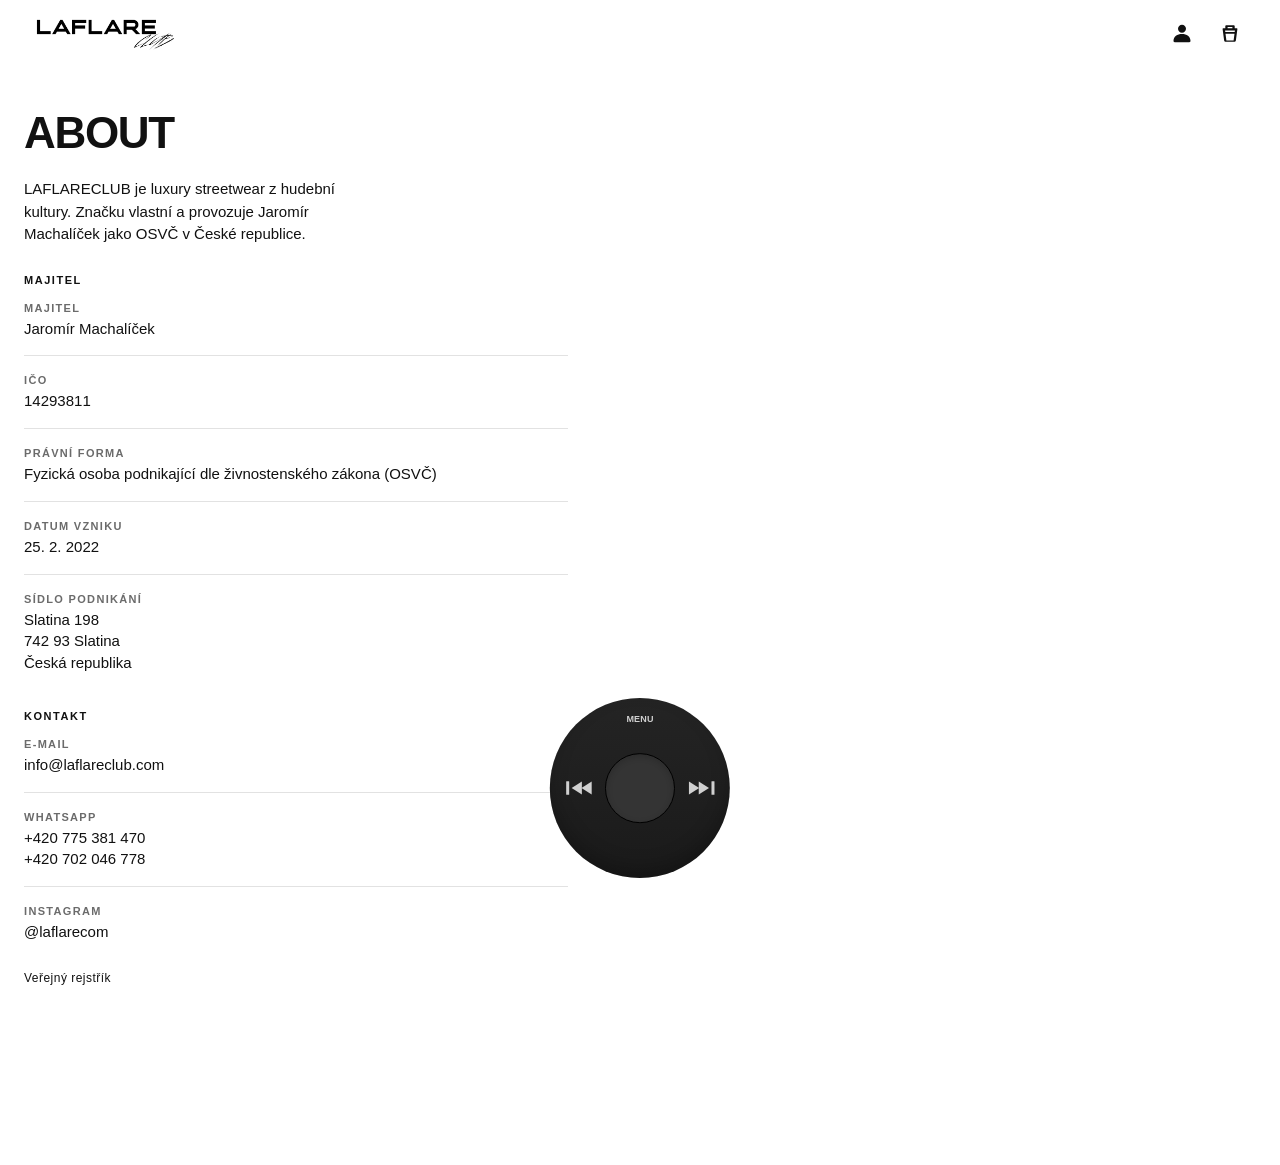
<file: preview/about.html>
<!doctype html>
<html lang="cs">
  <head>
    <meta charset="utf-8" />
    <meta name="viewport" content="width=device-width, initial-scale=1" />
    <title>About · LAFLARECLUB</title>
    <meta
      name="description"
      content="Kontaktní a firemní údaje LAFLARECLUB — Jaromír Machalíček, IČO 14293811."
    />
    <style>
      @font-face {
        font-family: "Vastine";
        font-weight: 400;
        font-display: swap;
        src: url("../assets/vastine-regular.woff2") format("woff2");
      }
      @font-face {
        font-family: "Vastine";
        font-weight: 700;
        font-display: swap;
        src: url("../assets/vastine-bold.woff2") format("woff2");
      }
    </style>
    <link rel="stylesheet" href="../assets/shop.css?v=chrome-flat" />
  </head>
  <body class="template-page">
    <a class="skip-link" href="#Main">Skip to content</a>
    <main id="Main" class="page-shell">
      <header class="chrome chrome--top">
        <a class="logo logo--wordmark" href="./index.html" aria-label="LAFLARECLUB">
          <img
            class="logo__mark"
            src="../assets/logo.png?v=wordmark"
            alt="LAFLARECLUB"
            width="1024"
            height="237"
          />
        </a>
      
        <nav class="chrome-actions" aria-label="Account and cart">
          <a
            class="chrome-icon chrome-icon--account"
            href="./index.html"
            aria-label="Account"
          >
            <svg viewBox="0 0 24 24" aria-hidden="true" focusable="false">
              <path
                fill="currentColor"
                d="M12 2.8c2.2 0 4 1.8 4 4s-1.8 4-4 4-4-1.8-4-4 1.8-4 4-4Zm0 9.2c4.7 0 8.5 2.6 8.5 7.1 0 .7-.5 1.2-1.2 1.2H4.7c-.7 0-1.2-.5-1.2-1.2 0-4.5 3.8-7.1 8.5-7.1Z"
              />
            </svg>
          </a>
          <button
            type="button"
            class="chrome-icon chrome-icon--cart"
            data-open-cart
            aria-label="Cart"
          >
            <svg viewBox="0 0 24 24" aria-hidden="true" focusable="false">
              <path
                fill="currentColor"
                d="M8.2 3.2h7.6c.5 0 .9.4.9.9v2.1h2.1c.4 0 .7.4.6.8l-1.5 11.2c-.1.9-.9 1.6-1.8 1.6H7.9c-.9 0-1.7-.7-1.8-1.6L4.6 7c-.1-.4.2-.8.6-.8h2.1V4.1c0-.5.4-.9.9-.9Zm1.4 3h4.8V5.1H9.6v1.1Zm-2.5 2.4.2 1.4h9.4l.2-1.4H7.1Zm.4 3.2.9 6.6h7.2l.9-6.6H7.5Z"
              />
            </svg>
            <span class="chrome-icon__count" data-cart-count hidden>0</span>
          </button>
        </nav>
</header>
      <h1>About</h1>
      <section class="about-contact" aria-label="O nás a kontakt">
        <p class="about-contact__lead">
          LAFLARECLUB je luxury streetwear z hudební kultury. Značku vlastní a
          provozuje Jaromír Machalíček jako OSVČ v České republice.
        </p>
        <h2 class="about-contact__heading">Majitel</h2>
        <dl class="about-contact__list">
          <div class="about-contact__row">
            <dt>Majitel</dt>
            <dd>Jaromír Machalíček</dd>
          </div>
          <div class="about-contact__row">
            <dt>IČO</dt>
            <dd>14293811</dd>
          </div>
          <div class="about-contact__row">
            <dt>Právní forma</dt>
            <dd>
              Fyzická osoba podnikající dle živnostenského zákona (OSVČ)
            </dd>
          </div>
          <div class="about-contact__row">
            <dt>Datum vzniku</dt>
            <dd>25. 2. 2022</dd>
          </div>
          <div class="about-contact__row">
            <dt>Sídlo podnikání</dt>
            <dd>
              Slatina 198<br />
              742 93 Slatina<br />
              Česká republika
            </dd>
          </div>
        </dl>
        <h2 class="about-contact__heading">Kontakt</h2>
        <dl class="about-contact__list">
          <div class="about-contact__row">
            <dt>E-mail</dt>
            <dd>
              <a href="mailto:info@laflareclub.com">info@laflareclub.com</a>
            </dd>
          </div>
          <div class="about-contact__row">
            <dt>WhatsApp</dt>
            <dd>
              <a href="https://wa.me/420775381470">+420 775 381 470</a><br />
              <a href="https://wa.me/420702046778">+420 702 046 778</a>
            </dd>
          </div>
          <div class="about-contact__row">
            <dt>Instagram</dt>
            <dd>
              <a
                href="https://www.instagram.com/laflarecom"
                rel="noopener"
                target="_blank"
                >@laflarecom</a
              >
            </dd>
          </div>
        </dl>
        <p class="about-contact__source">
          <a
            href="https://www.podnikatel.cz/rejstrik/jaromir-machalicek-14293811/"
            rel="noopener"
            target="_blank"
            >Veřejný rejstřík</a
          >
        </p>
      </section>
    </main>

    <div class="wheel-dock">
      <nav class="ipod-menu" data-menu aria-hidden="true" aria-label="Menu">
        <a class="ipod-menu__item" href="./index.html" data-menu-item>Shop</a>
        <a
          class="ipod-menu__item is-active"
          href="./about.html"
          data-menu-item
          aria-current="page"
          >About</a
        >
        <button
          type="button"
          class="ipod-menu__item ipod-menu__item--cart"
          data-menu-item
          data-open-cart
        >
          Cart <span data-cart-count>0</span>
        </button>
        <button
          type="button"
          class="ipod-menu__item"
          data-menu-item
          data-open-legals
        >
          Legals
        </button>
      </nav>
      <div class="wheel-wrap">
        <div class="wheel" role="group" aria-label="LAFLARECLUB">
          <span class="wheel__label">Menu</span>
          <svg
            class="wheel__skip wheel__skip--prev"
            viewBox="0 0 22 14"
            aria-hidden="true"
          >
            <rect
              x="1"
              y="2"
              width="2.2"
              height="10"
              rx="0.3"
              fill="currentColor"
            />
            <path d="M5 7 L12.5 2.2 L12.5 11.8 Z" fill="currentColor" />
            <path d="M12.2 7 L19.7 2.2 L19.7 11.8 Z" fill="currentColor" />
          </svg>
          <svg
            class="wheel__skip wheel__skip--next"
            viewBox="0 0 22 14"
            aria-hidden="true"
          >
            <path d="M2.3 2.2 L9.8 7 L2.3 11.8 Z" fill="currentColor" />
            <path d="M9.5 2.2 L17 7 L9.5 11.8 Z" fill="currentColor" />
            <rect
              x="18.8"
              y="2"
              width="2.2"
              height="10"
              rx="0.3"
              fill="currentColor"
            />
          </svg>
          <button
            type="button"
            class="wheel__hit wheel__hit--menu"
            data-menu-btn
          >
            Menu
          </button>
          <button type="button" class="wheel__hit wheel__hit--prev" data-prev>
            Previous
          </button>
          <button type="button" class="wheel__hit wheel__hit--next" data-next>
            Next
          </button>
          <button type="button" class="wheel__center" data-select>
            Select
          </button>
        </div>
      </div>
    </div>

    <div class="overlay overlay--cart" data-cart aria-hidden="true">
      <div class="cart-panel">
        <h1>Cart</h1>
        <p class="empty" data-cart-empty>Your cart is empty</p>
        <div class="cart-lines" data-cart-lines></div>
        <div class="cart-total" data-cart-total hidden>
          <span class="cart-total__label">Total</span>
          <span class="cart-total__value" data-cart-total-value></span>
        </div>
        <button type="button" class="atc" data-checkout>Checkout</button>
        <button type="button" class="icon-btn" data-close-cart>Close</button>
      </div>
    </div>

    <div class="overlay overlay--legals" data-legals aria-hidden="true">
      <div class="legals-panel">
        <header class="chrome chrome--top">
          <a class="logo logo--wordmark" href="./index.html" aria-label="LAFLARECLUB">
            <img
              class="logo__mark"
              src="../assets/logo.png?v=wordmark"
              alt="LAFLARECLUB"
              width="1024"
              height="237"
            />
          </a>
        
        <nav class="chrome-actions" aria-label="Account and cart">
          <a
            class="chrome-icon chrome-icon--account"
            href="./index.html"
            aria-label="Account"
          >
            <svg viewBox="0 0 24 24" aria-hidden="true" focusable="false">
              <path
                fill="currentColor"
                d="M12 2.8c2.2 0 4 1.8 4 4s-1.8 4-4 4-4-1.8-4-4 1.8-4 4-4Zm0 9.2c4.7 0 8.5 2.6 8.5 7.1 0 .7-.5 1.2-1.2 1.2H4.7c-.7 0-1.2-.5-1.2-1.2 0-4.5 3.8-7.1 8.5-7.1Z"
              />
            </svg>
          </a>
          <button
            type="button"
            class="chrome-icon chrome-icon--cart"
            data-open-cart
            aria-label="Cart"
          >
            <svg viewBox="0 0 24 24" aria-hidden="true" focusable="false">
              <path
                fill="currentColor"
                d="M8.2 3.2h7.6c.5 0 .9.4.9.9v2.1h2.1c.4 0 .7.4.6.8l-1.5 11.2c-.1.9-.9 1.6-1.8 1.6H7.9c-.9 0-1.7-.7-1.8-1.6L4.6 7c-.1-.4.2-.8.6-.8h2.1V4.1c0-.5.4-.9.9-.9Zm1.4 3h4.8V5.1H9.6v1.1Zm-2.5 2.4.2 1.4h9.4l.2-1.4H7.1Zm.4 3.2.9 6.6h7.2l.9-6.6H7.5Z"
              />
            </svg>
            <span class="chrome-icon__count" data-cart-count hidden>0</span>
          </button>
        </nav>
</header>

        <div data-legals-hub>
          <h1>Legals</h1>
          <section class="legals-hub" aria-label="Legal documents">
            <p class="legals-hub__lead">
              All required legal information for shopping at LAFLARECLUB.
            </p>
            <ul class="legals-hub__list">
              <li>
                <button
                  type="button"
                  class="legals-hub__link"
                  data-legals-open="terms"
                >
                  <span class="legals-hub__title">Terms & conditions</span>
                  <span class="legals-hub__note"
                    >Purchase terms and customer obligations</span
                  >
                </button>
              </li>
              <li>
                <button
                  type="button"
                  class="legals-hub__link"
                  data-legals-open="privacy"
                >
                  <span class="legals-hub__title">Privacy policy</span>
                  <span class="legals-hub__note"
                    >How we process personal data (GDPR)</span
                  >
                </button>
              </li>
              <li>
                <button
                  type="button"
                  class="legals-hub__link"
                  data-legals-open="shipping"
                >
                  <span class="legals-hub__title">Shipping & payment</span>
                  <span class="legals-hub__note"
                    >Delivery options, timing, and payment methods</span
                  >
                </button>
              </li>
              <li>
                <button
                  type="button"
                  class="legals-hub__link"
                  data-legals-open="refund"
                >
                  <span class="legals-hub__title">Returns & complaints</span>
                  <span class="legals-hub__note"
                    >Withdrawal rights, exchanges, and claims</span
                  >
                </button>
              </li>
              <li>
                <button
                  type="button"
                  class="legals-hub__link"
                  data-legals-open="cookies"
                >
                  <span class="legals-hub__title">Cookie policy</span>
                  <span class="legals-hub__note"
                    >How this site uses cookies</span
                  >
                </button>
              </li>
            </ul>
          </section>
        </div>

        <button type="button" class="legals-back" data-legals-back hidden>
          ← Legals
        </button>

        <article class="legals-doc" data-legals-article="terms" hidden>
          <h1>Terms & conditions</h1>
          <div class="rte">
            <p>
              These are the purchase terms for LAFLARECLUB. Replace with the
              final Czech/English legal text from Shopify Policies.
            </p>
            <p>
              Orders are binding after payment confirmation. Delivery times,
              sizing, and returns follow the published shipping and refund
              policies.
            </p>
            <p>
              Scroll with the iPod wheel (prev / next / down) to move through
              longer legal documents without leaving the stage.
            </p>
          </div>
        </article>
        <article class="legals-doc" data-legals-article="privacy" hidden>
          <h1>Privacy policy</h1>
          <div class="rte">
            <p>
              We process personal data needed to fulfill orders, customer
              support, and legal obligations (GDPR).
            </p>
            <p>
              Contact: info@laflareclub.com. Full policy text lives in Shopify
              Admin → Settings → Policies.
            </p>
          </div>
        </article>
        <article class="legals-doc" data-legals-article="shipping" hidden>
          <h1>Shipping & payment</h1>
          <div class="rte">
            <p>
              Delivery options, carriers, timing, and payment methods for
              LAFLARECLUB orders.
            </p>
          </div>
        </article>
        <article class="legals-doc" data-legals-article="refund" hidden>
          <h1>Returns & complaints</h1>
          <div class="rte">
            <p>
              Withdrawal rights, exchanges, and complaint handling under Czech
              consumer law.
            </p>
          </div>
        </article>
        <article class="legals-doc" data-legals-article="cookies" hidden>
          <h1>Cookie policy</h1>
          <div class="rte">
            <p>How this site uses cookies and similar technologies.</p>
          </div>
        </article>
      </div>
    </div>

    <script type="application/json" id="StageData">
      { "preview": true, "products": [], "i18n": {} }
    </script>
    <script src="../assets/shop.js?v=chrome-flat" defer></script>
  </body>
</html>
</file>
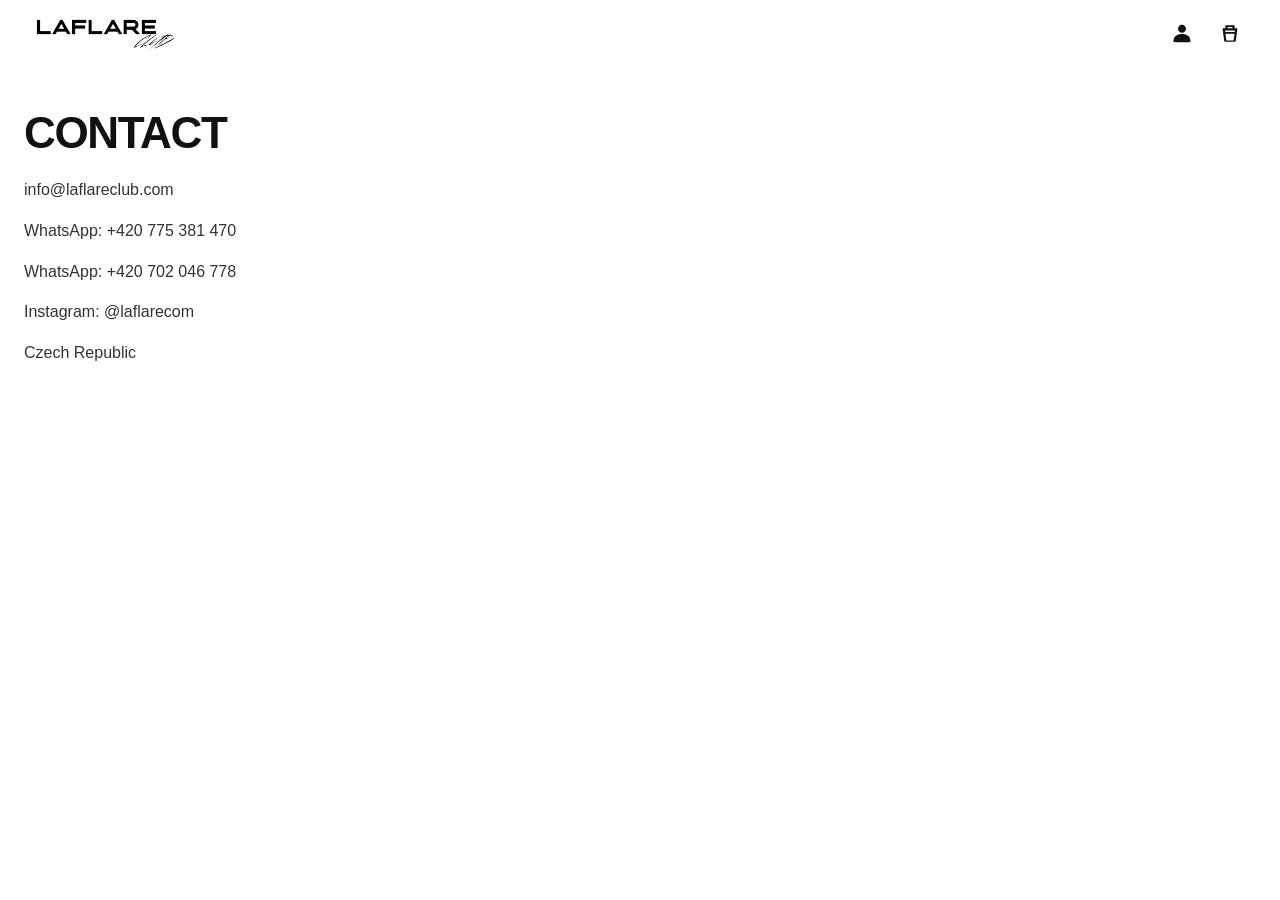
<file: preview/contact.html>
<!doctype html>
<html lang="en">
  <head>
    <meta charset="utf-8">
    <meta name="viewport" content="width=device-width, initial-scale=1">
    <title>Contact · LAFLARECLUB</title>
    <meta name="description" content="Contact LAFLARECLUB. Email, WhatsApp, and Instagram.">
    <style>
      @font-face {
        font-family: 'Vastine';
        font-weight: 400;
        font-display: swap;
        src: url('../assets/vastine-regular.woff2') format('woff2');
      }
      @font-face {
        font-family: 'Vastine';
        font-weight: 700;
        font-display: swap;
        src: url('../assets/vastine-bold.woff2') format('woff2');
      }
    </style>
    <link rel="stylesheet" href="../assets/shop.css">
  </head>
  <body class="template-page">
    <main id="Main" class="page-shell">
      <header class="chrome chrome--top">
        <a class="logo" href="./index.html" aria-label="LAFLARECLUB">
          <img class="logo__mark" src="../assets/logo.png?v=black" alt="LAFLARECLUB" width="1024" height="237">
        </a>
      
        <nav class="chrome-actions" aria-label="Account and cart">
          <a
            class="chrome-icon chrome-icon--account"
            href="./index.html"
            aria-label="Account"
          >
            <svg viewBox="0 0 24 24" aria-hidden="true" focusable="false">
              <path
                fill="currentColor"
                d="M12 2.8c2.2 0 4 1.8 4 4s-1.8 4-4 4-4-1.8-4-4 1.8-4 4-4Zm0 9.2c4.7 0 8.5 2.6 8.5 7.1 0 .7-.5 1.2-1.2 1.2H4.7c-.7 0-1.2-.5-1.2-1.2 0-4.5 3.8-7.1 8.5-7.1Z"
              />
            </svg>
          </a>
          <button
            type="button"
            class="chrome-icon chrome-icon--cart"
            data-open-cart
            aria-label="Cart"
          >
            <svg viewBox="0 0 24 24" aria-hidden="true" focusable="false">
              <path
                fill="currentColor"
                d="M8.2 3.2h7.6c.5 0 .9.4.9.9v2.1h2.1c.4 0 .7.4.6.8l-1.5 11.2c-.1.9-.9 1.6-1.8 1.6H7.9c-.9 0-1.7-.7-1.8-1.6L4.6 7c-.1-.4.2-.8.6-.8h2.1V4.1c0-.5.4-.9.9-.9Zm1.4 3h4.8V5.1H9.6v1.1Zm-2.5 2.4.2 1.4h9.4l.2-1.4H7.1Zm.4 3.2.9 6.6h7.2l.9-6.6H7.5Z"
              />
            </svg>
            <span class="chrome-icon__count" data-cart-count hidden>0</span>
          </button>
        </nav>
</header>
      <h1>Contact</h1>
      <div class="rte">
        <p><a href="mailto:info@laflareclub.com">info@laflareclub.com</a></p>
        <p>WhatsApp: <a href="https://wa.me/420775381470">+420 775 381 470</a></p>
        <p>WhatsApp: <a href="https://wa.me/420702046778">+420 702 046 778</a></p>
        <p>Instagram: <a href="https://www.instagram.com/laflarecom" rel="noopener" target="_blank">@laflarecom</a></p>
        <p>Czech Republic</p>
      </div>
    </main>
  </body>
</html>
</file>
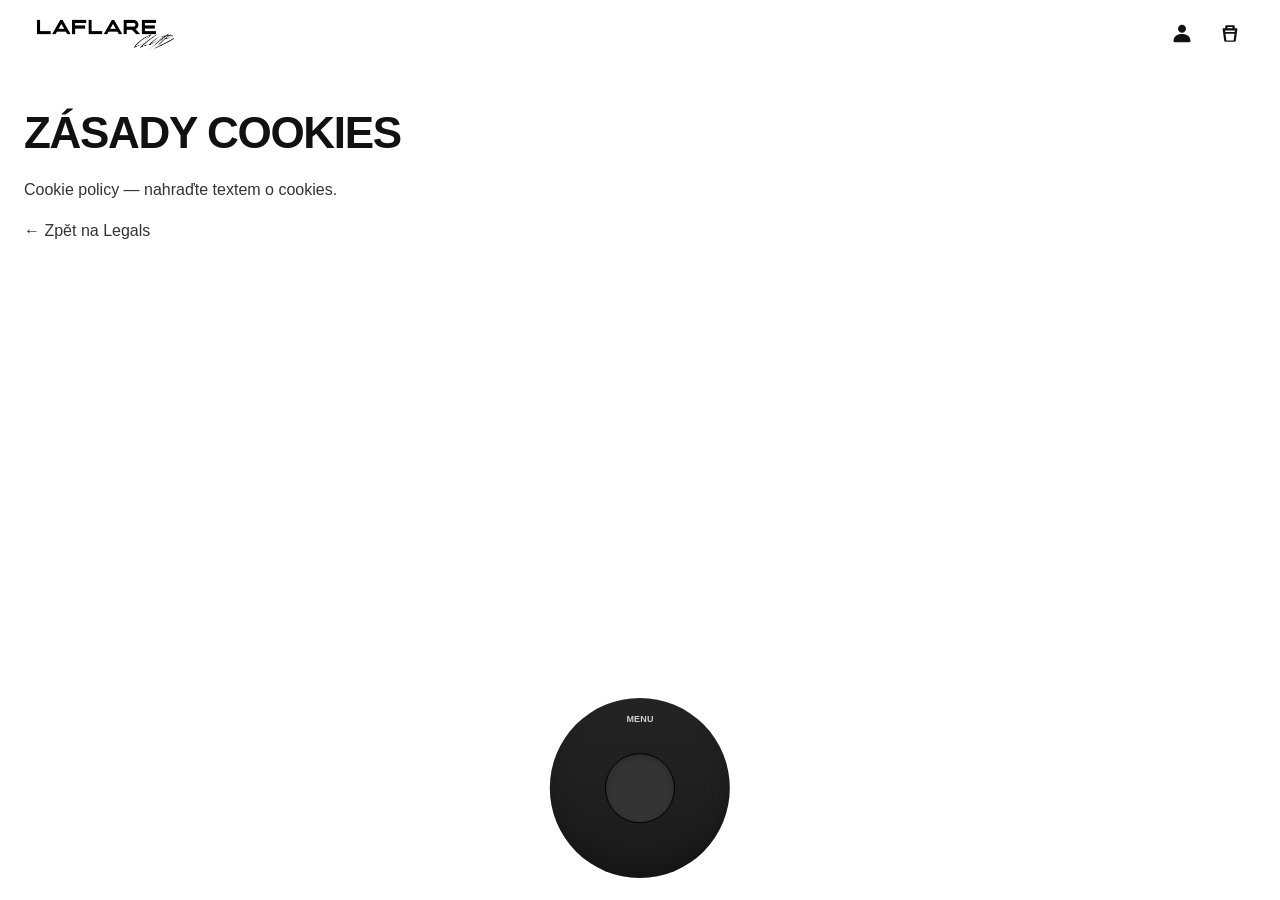
<file: preview/cookies.html>
<!doctype html>
<html lang="cs">
  <head>
    <meta charset="utf-8" />
    <meta name="viewport" content="width=device-width, initial-scale=1" />
    <title>Zásady cookies · LAFLARECLUB</title>
    <style>
      @font-face {
        font-family: "Vastine";
        font-weight: 400;
        font-display: swap;
        src: url("../assets/vastine-regular.woff2") format("woff2");
      }
      @font-face {
        font-family: "Vastine";
        font-weight: 700;
        font-display: swap;
        src: url("../assets/vastine-bold.woff2") format("woff2");
      }
    </style>
    <link rel="stylesheet" href="../assets/shop.css?v=chrome-flat" />
  </head>
  <body class="template-page">
    <main id="Main" class="page-shell">
      <header class="chrome chrome--top">
        <a class="logo logo--wordmark" href="./index.html" aria-label="LAFLARECLUB">
          <img
            class="logo__mark"
            src="../assets/logo.png?v=wordmark"
            alt="LAFLARECLUB"
            width="1024"
            height="237"
          />
        </a>
      
        <nav class="chrome-actions" aria-label="Account and cart">
          <a
            class="chrome-icon chrome-icon--account"
            href="./index.html"
            aria-label="Account"
          >
            <svg viewBox="0 0 24 24" aria-hidden="true" focusable="false">
              <path
                fill="currentColor"
                d="M12 2.8c2.2 0 4 1.8 4 4s-1.8 4-4 4-4-1.8-4-4 1.8-4 4-4Zm0 9.2c4.7 0 8.5 2.6 8.5 7.1 0 .7-.5 1.2-1.2 1.2H4.7c-.7 0-1.2-.5-1.2-1.2 0-4.5 3.8-7.1 8.5-7.1Z"
              />
            </svg>
          </a>
          <button
            type="button"
            class="chrome-icon chrome-icon--cart"
            data-open-cart
            aria-label="Cart"
          >
            <svg viewBox="0 0 24 24" aria-hidden="true" focusable="false">
              <path
                fill="currentColor"
                d="M8.2 3.2h7.6c.5 0 .9.4.9.9v2.1h2.1c.4 0 .7.4.6.8l-1.5 11.2c-.1.9-.9 1.6-1.8 1.6H7.9c-.9 0-1.7-.7-1.8-1.6L4.6 7c-.1-.4.2-.8.6-.8h2.1V4.1c0-.5.4-.9.9-.9Zm1.4 3h4.8V5.1H9.6v1.1Zm-2.5 2.4.2 1.4h9.4l.2-1.4H7.1Zm.4 3.2.9 6.6h7.2l.9-6.6H7.5Z"
              />
            </svg>
            <span class="chrome-icon__count" data-cart-count hidden>0</span>
          </button>
        </nav>
</header>
      <h1>Zásady cookies</h1>
      <div class="rte">
        <p>Cookie policy — nahraďte textem o cookies.</p>
        <p><a href="./legals.html">← Zpět na Legals</a></p>
      </div>
    </main>
    <div class="wheel-dock">
      <nav class="ipod-menu" data-menu aria-hidden="true" aria-label="Menu">
        <a class="ipod-menu__item" href="./index.html" data-menu-item>Shop</a>
        <a class="ipod-menu__item" href="./about.html" data-menu-item>About</a>
        <button type="button" class="ipod-menu__item ipod-menu__item--cart" data-menu-item data-open-cart>
          Cart <span data-cart-count>0</span>
        </button>
        <a class="ipod-menu__item is-active" href="./legals.html" data-menu-item aria-current="page">Legals</a>
      </nav>
      <div class="wheel-wrap">
        <div class="wheel" role="group" aria-label="LAFLARECLUB">
          <span class="wheel__label">Menu</span>
          <button type="button" class="wheel__hit wheel__hit--menu" data-menu-btn>Menu</button>
          <button type="button" class="wheel__hit wheel__hit--prev" data-prev>Previous</button>
          <button type="button" class="wheel__hit wheel__hit--next" data-next>Next</button>
          <button type="button" class="wheel__center" data-select>Select</button>
        </div>
      </div>
    </div>
    <script type="application/json" id="StageData">
      { "preview": true, "products": [], "i18n": {} }
    </script>
    <script src="../assets/shop.js?v=legals" defer></script>
  </body>
</html>
</file>
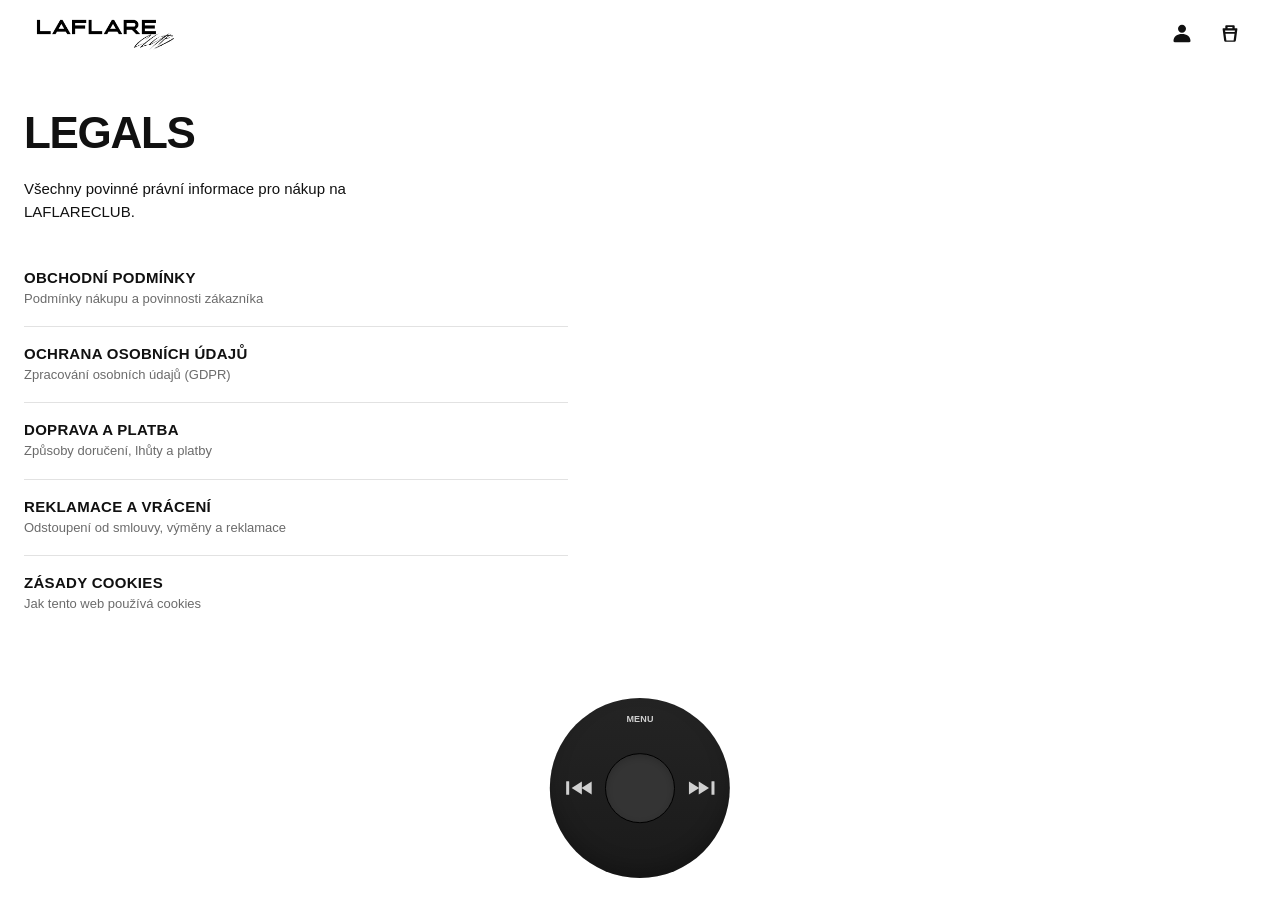
<file: preview/legals.html>
<!doctype html>
<html lang="cs">
  <head>
    <meta charset="utf-8" />
    <meta name="viewport" content="width=device-width, initial-scale=1" />
    <title>Legals · LAFLARECLUB</title>
    <meta
      name="description"
      content="Právní dokumenty LAFLARECLUB — obchodní podmínky, GDPR, doprava, reklamace a cookies."
    />
    <style>
      @font-face {
        font-family: "Vastine";
        font-weight: 400;
        font-display: swap;
        src: url("../assets/vastine-regular.woff2") format("woff2");
      }
      @font-face {
        font-family: "Vastine";
        font-weight: 700;
        font-display: swap;
        src: url("../assets/vastine-bold.woff2") format("woff2");
      }
    </style>
    <link rel="stylesheet" href="../assets/shop.css?v=chrome-flat" />
  </head>
  <body class="template-page">
    <a class="skip-link" href="#Main">Skip to content</a>
    <main id="Main" class="page-shell">
      <header class="chrome chrome--top">
        <a class="logo logo--wordmark" href="./index.html" aria-label="LAFLARECLUB">
          <img
            class="logo__mark"
            src="../assets/logo.png?v=wordmark"
            alt="LAFLARECLUB"
            width="1024"
            height="237"
          />
        </a>
      
        <nav class="chrome-actions" aria-label="Account and cart">
          <a
            class="chrome-icon chrome-icon--account"
            href="./index.html"
            aria-label="Account"
          >
            <svg viewBox="0 0 24 24" aria-hidden="true" focusable="false">
              <path
                fill="currentColor"
                d="M12 2.8c2.2 0 4 1.8 4 4s-1.8 4-4 4-4-1.8-4-4 1.8-4 4-4Zm0 9.2c4.7 0 8.5 2.6 8.5 7.1 0 .7-.5 1.2-1.2 1.2H4.7c-.7 0-1.2-.5-1.2-1.2 0-4.5 3.8-7.1 8.5-7.1Z"
              />
            </svg>
          </a>
          <button
            type="button"
            class="chrome-icon chrome-icon--cart"
            data-open-cart
            aria-label="Cart"
          >
            <svg viewBox="0 0 24 24" aria-hidden="true" focusable="false">
              <path
                fill="currentColor"
                d="M8.2 3.2h7.6c.5 0 .9.4.9.9v2.1h2.1c.4 0 .7.4.6.8l-1.5 11.2c-.1.9-.9 1.6-1.8 1.6H7.9c-.9 0-1.7-.7-1.8-1.6L4.6 7c-.1-.4.2-.8.6-.8h2.1V4.1c0-.5.4-.9.9-.9Zm1.4 3h4.8V5.1H9.6v1.1Zm-2.5 2.4.2 1.4h9.4l.2-1.4H7.1Zm.4 3.2.9 6.6h7.2l.9-6.6H7.5Z"
              />
            </svg>
            <span class="chrome-icon__count" data-cart-count hidden>0</span>
          </button>
        </nav>
</header>
      <h1>Legals</h1>
      <section class="legals-hub" aria-label="Právní dokumenty">
        <p class="legals-hub__lead">
          Všechny povinné právní informace pro nákup na LAFLARECLUB.
        </p>
        <ul class="legals-hub__list">
          <li>
            <a class="legals-hub__link" href="./terms.html">
              <span class="legals-hub__title">Obchodní podmínky</span>
              <span class="legals-hub__note"
                >Podmínky nákupu a povinnosti zákazníka</span
              >
            </a>
          </li>
          <li>
            <a class="legals-hub__link" href="./privacy.html">
              <span class="legals-hub__title">Ochrana osobních údajů</span>
              <span class="legals-hub__note"
                >Zpracování osobních údajů (GDPR)</span
              >
            </a>
          </li>
          <li>
            <a class="legals-hub__link" href="./shipping.html">
              <span class="legals-hub__title">Doprava a platba</span>
              <span class="legals-hub__note"
                >Způsoby doručení, lhůty a platby</span
              >
            </a>
          </li>
          <li>
            <a class="legals-hub__link" href="./returns.html">
              <span class="legals-hub__title">Reklamace a vrácení</span>
              <span class="legals-hub__note"
                >Odstoupení od smlouvy, výměny a reklamace</span
              >
            </a>
          </li>
          <li>
            <a class="legals-hub__link" href="./cookies.html">
              <span class="legals-hub__title">Zásady cookies</span>
              <span class="legals-hub__note"
                >Jak tento web používá cookies</span
              >
            </a>
          </li>
        </ul>
      </section>
    </main>

    <div class="wheel-dock">
      <nav class="ipod-menu" data-menu aria-hidden="true" aria-label="Menu">
        <a class="ipod-menu__item" href="./index.html" data-menu-item>Shop</a>
        <a class="ipod-menu__item" href="./about.html" data-menu-item>About</a>
        <button
          type="button"
          class="ipod-menu__item ipod-menu__item--cart"
          data-menu-item
          data-open-cart
        >
          Cart <span data-cart-count>0</span>
        </button>
        <a
          class="ipod-menu__item is-active"
          href="./legals.html"
          data-menu-item
          aria-current="page"
          >Legals</a
        >
      </nav>
      <div class="wheel-wrap">
        <div class="wheel" role="group" aria-label="LAFLARECLUB">
          <span class="wheel__label">Menu</span>
          <svg
            class="wheel__skip wheel__skip--prev"
            viewBox="0 0 22 14"
            aria-hidden="true"
          >
            <rect
              x="1"
              y="2"
              width="2.2"
              height="10"
              rx="0.3"
              fill="currentColor"
            />
            <path d="M5 7 L12.5 2.2 L12.5 11.8 Z" fill="currentColor" />
            <path d="M12.2 7 L19.7 2.2 L19.7 11.8 Z" fill="currentColor" />
          </svg>
          <svg
            class="wheel__skip wheel__skip--next"
            viewBox="0 0 22 14"
            aria-hidden="true"
          >
            <path d="M2.3 2.2 L9.8 7 L2.3 11.8 Z" fill="currentColor" />
            <path d="M9.5 2.2 L17 7 L9.5 11.8 Z" fill="currentColor" />
            <rect
              x="18.8"
              y="2"
              width="2.2"
              height="10"
              rx="0.3"
              fill="currentColor"
            />
          </svg>
          <button
            type="button"
            class="wheel__hit wheel__hit--menu"
            data-menu-btn
          >
            Menu
          </button>
          <button type="button" class="wheel__hit wheel__hit--prev" data-prev>
            Previous
          </button>
          <button type="button" class="wheel__hit wheel__hit--next" data-next>
            Next
          </button>
          <button type="button" class="wheel__center" data-select>
            Select
          </button>
        </div>
      </div>
    </div>

    <script type="application/json" id="StageData">
      { "preview": true, "products": [], "i18n": {} }
    </script>
    <script src="../assets/shop.js?v=legals" defer></script>
  </body>
</html>
</file>
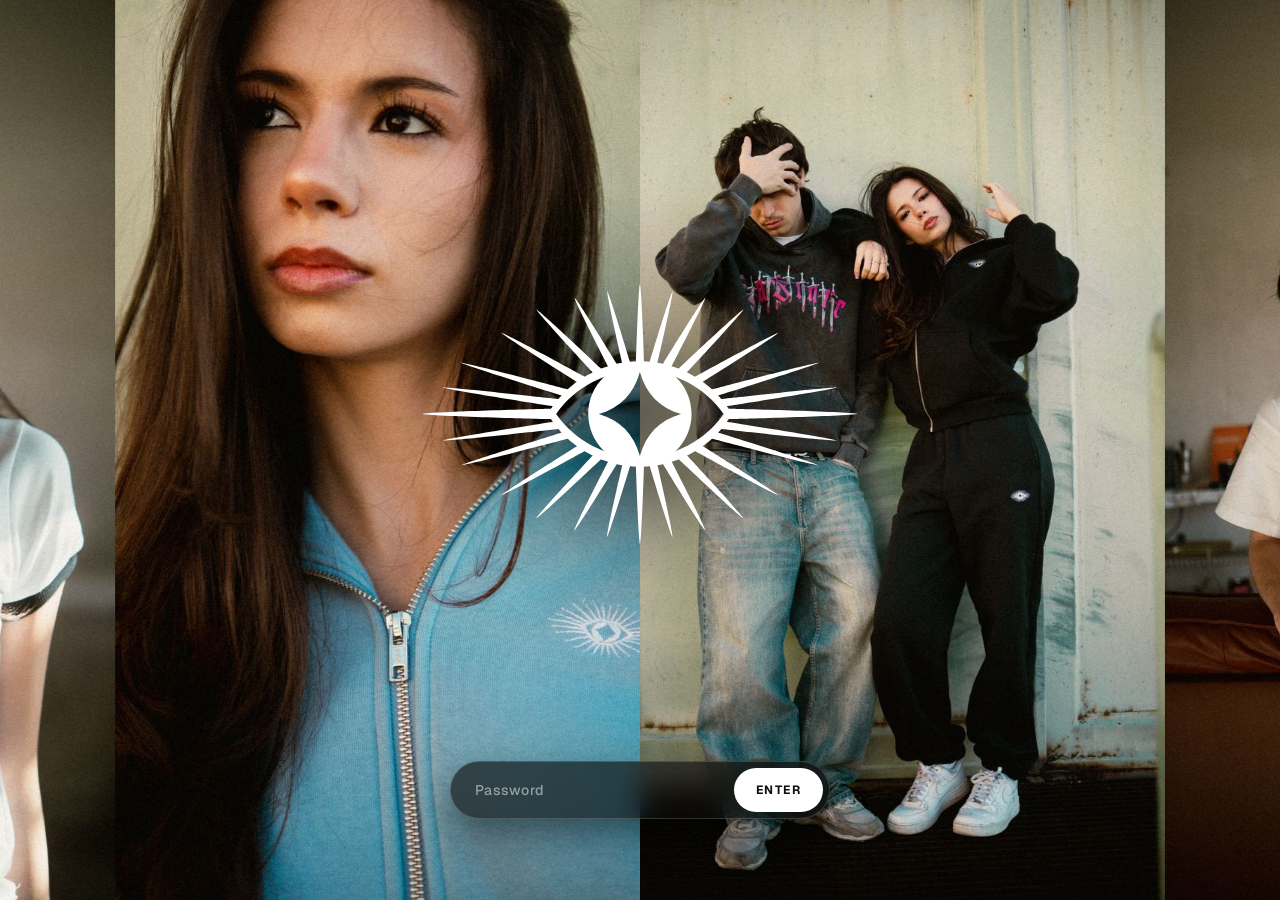
<file: preview/lock.html>
<!doctype html>
<html lang="en">
  <head>
    <meta charset="utf-8" />
    <meta name="viewport" content="width=device-width, initial-scale=1" />
    <title>LAFLARECLUB</title>
    <link rel="preconnect" href="https://fonts.googleapis.com" />
    <link rel="preconnect" href="https://fonts.gstatic.com" crossorigin />
    <link rel="stylesheet" href="https://fonts.googleapis.com/css2?family=Geist:wght@100..900&family=Geist+Mono:wght@100..900&family=Geist+Pixel&display=swap" />
    <style>:root{--cursor:url("cursor.svg") 4 2, auto;--cursor-hover:url("cursor.svg") 4 2, auto;--font-geist:"Geist",sans-serif;--font-geist-mono:"Geist Mono",ui-monospace,monospace;--font-geist-pixel:"Geist Pixel",sans-serif;}</style>
    <link rel="stylesheet" href="../assets/shop.css" />
    <link rel="stylesheet" href="../assets/lock.css" />
  </head>
  <body class="template-password" data-template="password">
    <div class="intro" data-intro data-enter-label="Enter">
      <div class="intro__split">
        <div class="intro__pane">
          <div class="intro__track" data-intro-track="left">
            <figure class="intro__shot"><img src="../assets/intro-01.jpg" alt="" width="1800" height="1800"></figure>
            <figure class="intro__shot"><img src="../assets/intro-02.jpg" alt="" width="1800" height="1800"></figure>
            <figure class="intro__shot"><img src="../assets/intro-03.jpg" alt="" width="1800" height="1800"></figure>
            <figure class="intro__shot"><img src="../assets/intro-04.jpg" alt="" width="1800" height="1800"></figure>
            <figure class="intro__shot"><img src="../assets/intro-05.jpg" alt="" width="1800" height="1800"></figure>
            <figure class="intro__shot"><img src="../assets/intro-06.jpg" alt="" width="1800" height="1800"></figure>
            <figure class="intro__shot"><img src="../assets/intro-07.jpg" alt="" width="1800" height="1800"></figure>
            <figure class="intro__shot"><img src="../assets/intro-08.jpg" alt="" width="1800" height="1800"></figure>
            <figure class="intro__shot"><img src="../assets/intro-09.jpg" alt="" width="1800" height="1800"></figure>
            <figure class="intro__shot"><img src="../assets/intro-10.jpg" alt="" width="1800" height="1800"></figure>
            <figure class="intro__shot"><img src="../assets/intro-11.jpg" alt="" width="1800" height="1800"></figure>
            <figure class="intro__shot"><img src="../assets/intro-12.jpg" alt="" width="1800" height="1800"></figure>
            <figure class="intro__shot"><img src="../assets/intro-13.jpg" alt="" width="1800" height="1800"></figure>
            <figure class="intro__shot"><img src="../assets/intro-14.jpg" alt="" width="1800" height="1800"></figure>
            <figure class="intro__shot"><img src="../assets/intro-15.jpg" alt="" width="1800" height="1800"></figure>
            <figure class="intro__shot"><img src="../assets/intro-16.jpg" alt="" width="1800" height="1800"></figure>
            <figure class="intro__shot"><img src="../assets/intro-17.jpg" alt="" width="1800" height="1800"></figure>
            <figure class="intro__shot"><img src="../assets/intro-18.jpg" alt="" width="1800" height="1800"></figure>
            <figure class="intro__shot"><img src="../assets/intro-19.jpg" alt="" width="1800" height="1800"></figure>
            <figure class="intro__shot"><img src="../assets/intro-20.jpg" alt="" width="1800" height="1800"></figure>
            <figure class="intro__shot"><img src="../assets/intro-21.jpg" alt="" width="1800" height="1800"></figure>
            <figure class="intro__shot"><img src="../assets/intro-22.jpg" alt="" width="1800" height="1800"></figure>
            <figure class="intro__shot"><img src="../assets/intro-23.jpg" alt="" width="1800" height="1800"></figure>
            <figure class="intro__shot"><img src="../assets/intro-24.jpg" alt="" width="1800" height="1800"></figure>
            <figure class="intro__shot"><img src="../assets/intro-25.jpg" alt="" width="1800" height="1800"></figure>
            <figure class="intro__shot"><img src="../assets/intro-26.jpg" alt="" width="1800" height="1800"></figure>
            <figure class="intro__shot"><img src="../assets/intro-27.jpg" alt="" width="1800" height="1800"></figure>
            <figure class="intro__shot"><img src="../assets/intro-28.jpg" alt="" width="1800" height="1800"></figure>
            <figure class="intro__shot"><img src="../assets/intro-29.jpg" alt="" width="1800" height="1800"></figure>
            <figure class="intro__shot"><img src="../assets/intro-30.jpg" alt="" width="1800" height="1800"></figure>
            <figure class="intro__shot"><img src="../assets/intro-01.jpg" alt="" width="1800" height="1800"></figure>
            <figure class="intro__shot"><img src="../assets/intro-02.jpg" alt="" width="1800" height="1800"></figure>
            <figure class="intro__shot"><img src="../assets/intro-03.jpg" alt="" width="1800" height="1800"></figure>
            <figure class="intro__shot"><img src="../assets/intro-04.jpg" alt="" width="1800" height="1800"></figure>
            <figure class="intro__shot"><img src="../assets/intro-05.jpg" alt="" width="1800" height="1800"></figure>
            <figure class="intro__shot"><img src="../assets/intro-06.jpg" alt="" width="1800" height="1800"></figure>
            <figure class="intro__shot"><img src="../assets/intro-07.jpg" alt="" width="1800" height="1800"></figure>
            <figure class="intro__shot"><img src="../assets/intro-08.jpg" alt="" width="1800" height="1800"></figure>
            <figure class="intro__shot"><img src="../assets/intro-09.jpg" alt="" width="1800" height="1800"></figure>
            <figure class="intro__shot"><img src="../assets/intro-10.jpg" alt="" width="1800" height="1800"></figure>
            <figure class="intro__shot"><img src="../assets/intro-11.jpg" alt="" width="1800" height="1800"></figure>
            <figure class="intro__shot"><img src="../assets/intro-12.jpg" alt="" width="1800" height="1800"></figure>
            <figure class="intro__shot"><img src="../assets/intro-13.jpg" alt="" width="1800" height="1800"></figure>
            <figure class="intro__shot"><img src="../assets/intro-14.jpg" alt="" width="1800" height="1800"></figure>
            <figure class="intro__shot"><img src="../assets/intro-15.jpg" alt="" width="1800" height="1800"></figure>
            <figure class="intro__shot"><img src="../assets/intro-16.jpg" alt="" width="1800" height="1800"></figure>
            <figure class="intro__shot"><img src="../assets/intro-17.jpg" alt="" width="1800" height="1800"></figure>
            <figure class="intro__shot"><img src="../assets/intro-18.jpg" alt="" width="1800" height="1800"></figure>
            <figure class="intro__shot"><img src="../assets/intro-19.jpg" alt="" width="1800" height="1800"></figure>
            <figure class="intro__shot"><img src="../assets/intro-20.jpg" alt="" width="1800" height="1800"></figure>
            <figure class="intro__shot"><img src="../assets/intro-21.jpg" alt="" width="1800" height="1800"></figure>
            <figure class="intro__shot"><img src="../assets/intro-22.jpg" alt="" width="1800" height="1800"></figure>
            <figure class="intro__shot"><img src="../assets/intro-23.jpg" alt="" width="1800" height="1800"></figure>
            <figure class="intro__shot"><img src="../assets/intro-24.jpg" alt="" width="1800" height="1800"></figure>
            <figure class="intro__shot"><img src="../assets/intro-25.jpg" alt="" width="1800" height="1800"></figure>
            <figure class="intro__shot"><img src="../assets/intro-26.jpg" alt="" width="1800" height="1800"></figure>
            <figure class="intro__shot"><img src="../assets/intro-27.jpg" alt="" width="1800" height="1800"></figure>
            <figure class="intro__shot"><img src="../assets/intro-28.jpg" alt="" width="1800" height="1800"></figure>
            <figure class="intro__shot"><img src="../assets/intro-29.jpg" alt="" width="1800" height="1800"></figure>
            <figure class="intro__shot"><img src="../assets/intro-30.jpg" alt="" width="1800" height="1800"></figure>
          </div>
        </div>
        <div class="intro__pane">
          <div class="intro__track" data-intro-track="right">
            <figure class="intro__shot"><img src="../assets/intro-30.jpg" alt="" width="1800" height="1800"></figure>
            <figure class="intro__shot"><img src="../assets/intro-29.jpg" alt="" width="1800" height="1800"></figure>
            <figure class="intro__shot"><img src="../assets/intro-28.jpg" alt="" width="1800" height="1800"></figure>
            <figure class="intro__shot"><img src="../assets/intro-27.jpg" alt="" width="1800" height="1800"></figure>
            <figure class="intro__shot"><img src="../assets/intro-26.jpg" alt="" width="1800" height="1800"></figure>
            <figure class="intro__shot"><img src="../assets/intro-25.jpg" alt="" width="1800" height="1800"></figure>
            <figure class="intro__shot"><img src="../assets/intro-24.jpg" alt="" width="1800" height="1800"></figure>
            <figure class="intro__shot"><img src="../assets/intro-23.jpg" alt="" width="1800" height="1800"></figure>
            <figure class="intro__shot"><img src="../assets/intro-22.jpg" alt="" width="1800" height="1800"></figure>
            <figure class="intro__shot"><img src="../assets/intro-21.jpg" alt="" width="1800" height="1800"></figure>
            <figure class="intro__shot"><img src="../assets/intro-20.jpg" alt="" width="1800" height="1800"></figure>
            <figure class="intro__shot"><img src="../assets/intro-19.jpg" alt="" width="1800" height="1800"></figure>
            <figure class="intro__shot"><img src="../assets/intro-18.jpg" alt="" width="1800" height="1800"></figure>
            <figure class="intro__shot"><img src="../assets/intro-17.jpg" alt="" width="1800" height="1800"></figure>
            <figure class="intro__shot"><img src="../assets/intro-16.jpg" alt="" width="1800" height="1800"></figure>
            <figure class="intro__shot"><img src="../assets/intro-15.jpg" alt="" width="1800" height="1800"></figure>
            <figure class="intro__shot"><img src="../assets/intro-14.jpg" alt="" width="1800" height="1800"></figure>
            <figure class="intro__shot"><img src="../assets/intro-13.jpg" alt="" width="1800" height="1800"></figure>
            <figure class="intro__shot"><img src="../assets/intro-12.jpg" alt="" width="1800" height="1800"></figure>
            <figure class="intro__shot"><img src="../assets/intro-11.jpg" alt="" width="1800" height="1800"></figure>
            <figure class="intro__shot"><img src="../assets/intro-10.jpg" alt="" width="1800" height="1800"></figure>
            <figure class="intro__shot"><img src="../assets/intro-09.jpg" alt="" width="1800" height="1800"></figure>
            <figure class="intro__shot"><img src="../assets/intro-08.jpg" alt="" width="1800" height="1800"></figure>
            <figure class="intro__shot"><img src="../assets/intro-07.jpg" alt="" width="1800" height="1800"></figure>
            <figure class="intro__shot"><img src="../assets/intro-06.jpg" alt="" width="1800" height="1800"></figure>
            <figure class="intro__shot"><img src="../assets/intro-05.jpg" alt="" width="1800" height="1800"></figure>
            <figure class="intro__shot"><img src="../assets/intro-04.jpg" alt="" width="1800" height="1800"></figure>
            <figure class="intro__shot"><img src="../assets/intro-03.jpg" alt="" width="1800" height="1800"></figure>
            <figure class="intro__shot"><img src="../assets/intro-02.jpg" alt="" width="1800" height="1800"></figure>
            <figure class="intro__shot"><img src="../assets/intro-01.jpg" alt="" width="1800" height="1800"></figure>
            <figure class="intro__shot"><img src="../assets/intro-30.jpg" alt="" width="1800" height="1800"></figure>
            <figure class="intro__shot"><img src="../assets/intro-29.jpg" alt="" width="1800" height="1800"></figure>
            <figure class="intro__shot"><img src="../assets/intro-28.jpg" alt="" width="1800" height="1800"></figure>
            <figure class="intro__shot"><img src="../assets/intro-27.jpg" alt="" width="1800" height="1800"></figure>
            <figure class="intro__shot"><img src="../assets/intro-26.jpg" alt="" width="1800" height="1800"></figure>
            <figure class="intro__shot"><img src="../assets/intro-25.jpg" alt="" width="1800" height="1800"></figure>
            <figure class="intro__shot"><img src="../assets/intro-24.jpg" alt="" width="1800" height="1800"></figure>
            <figure class="intro__shot"><img src="../assets/intro-23.jpg" alt="" width="1800" height="1800"></figure>
            <figure class="intro__shot"><img src="../assets/intro-22.jpg" alt="" width="1800" height="1800"></figure>
            <figure class="intro__shot"><img src="../assets/intro-21.jpg" alt="" width="1800" height="1800"></figure>
            <figure class="intro__shot"><img src="../assets/intro-20.jpg" alt="" width="1800" height="1800"></figure>
            <figure class="intro__shot"><img src="../assets/intro-19.jpg" alt="" width="1800" height="1800"></figure>
            <figure class="intro__shot"><img src="../assets/intro-18.jpg" alt="" width="1800" height="1800"></figure>
            <figure class="intro__shot"><img src="../assets/intro-17.jpg" alt="" width="1800" height="1800"></figure>
            <figure class="intro__shot"><img src="../assets/intro-16.jpg" alt="" width="1800" height="1800"></figure>
            <figure class="intro__shot"><img src="../assets/intro-15.jpg" alt="" width="1800" height="1800"></figure>
            <figure class="intro__shot"><img src="../assets/intro-14.jpg" alt="" width="1800" height="1800"></figure>
            <figure class="intro__shot"><img src="../assets/intro-13.jpg" alt="" width="1800" height="1800"></figure>
            <figure class="intro__shot"><img src="../assets/intro-12.jpg" alt="" width="1800" height="1800"></figure>
            <figure class="intro__shot"><img src="../assets/intro-11.jpg" alt="" width="1800" height="1800"></figure>
            <figure class="intro__shot"><img src="../assets/intro-10.jpg" alt="" width="1800" height="1800"></figure>
            <figure class="intro__shot"><img src="../assets/intro-09.jpg" alt="" width="1800" height="1800"></figure>
            <figure class="intro__shot"><img src="../assets/intro-08.jpg" alt="" width="1800" height="1800"></figure>
            <figure class="intro__shot"><img src="../assets/intro-07.jpg" alt="" width="1800" height="1800"></figure>
            <figure class="intro__shot"><img src="../assets/intro-06.jpg" alt="" width="1800" height="1800"></figure>
            <figure class="intro__shot"><img src="../assets/intro-05.jpg" alt="" width="1800" height="1800"></figure>
            <figure class="intro__shot"><img src="../assets/intro-04.jpg" alt="" width="1800" height="1800"></figure>
            <figure class="intro__shot"><img src="../assets/intro-03.jpg" alt="" width="1800" height="1800"></figure>
            <figure class="intro__shot"><img src="../assets/intro-02.jpg" alt="" width="1800" height="1800"></figure>
            <figure class="intro__shot"><img src="../assets/intro-01.jpg" alt="" width="1800" height="1800"></figure>
          </div>
        </div>
      </div>
      <img class="intro__logo" src="../assets/laflarelogo.svg" alt="LAFLARECLUB" width="14875" height="8892">
    </div>
    <main id="Main" class="lock-form">
      <form onsubmit="event.preventDefault();const p=this.querySelector('[data-lock-pill]');p.classList.remove('is-shake');void p.offsetWidth;p.classList.add('is-shake');this.querySelector('.lock-form__error').hidden=false;">
        <div class="lock-form__pill" data-lock-pill data-error="false">
          <label class="lock-form__label" for="LockPassword">Password</label>
          <input id="LockPassword" class="lock-form__input" type="password" name="password" placeholder="Password" autocomplete="current-password" required>
          <button class="atc" type="submit">Enter</button>
        </div>
        <p class="lock-form__error" role="alert" hidden>Wrong password</p>
      </form>
    </main>
    <script src="../assets/lock.js" defer></script>
  </body>
</html>
</file>
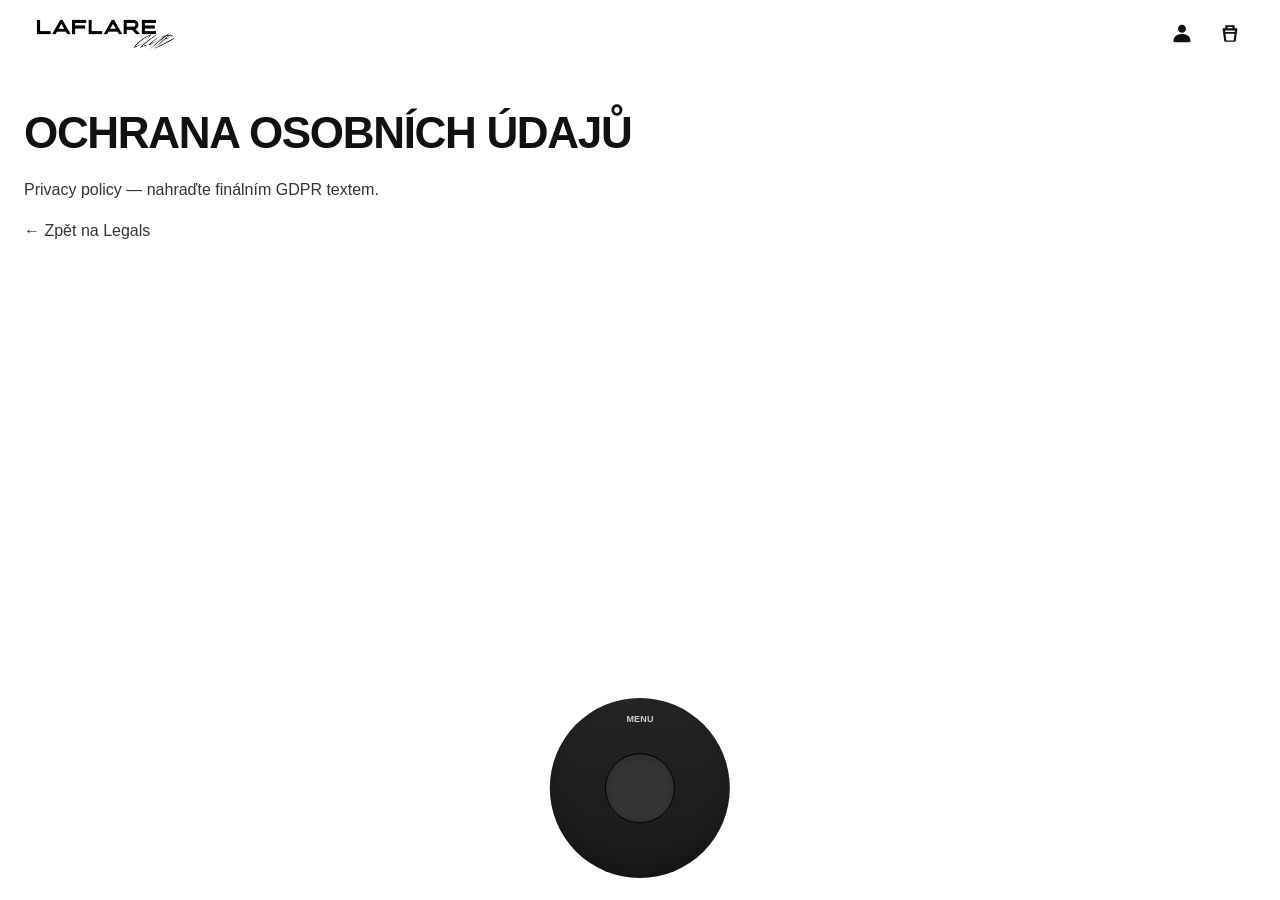
<file: preview/privacy.html>
<!doctype html>
<html lang="cs">
  <head>
    <meta charset="utf-8" />
    <meta name="viewport" content="width=device-width, initial-scale=1" />
    <title>Ochrana osobních údajů · LAFLARECLUB</title>
    <style>
      @font-face {
        font-family: "Vastine";
        font-weight: 400;
        font-display: swap;
        src: url("../assets/vastine-regular.woff2") format("woff2");
      }
      @font-face {
        font-family: "Vastine";
        font-weight: 700;
        font-display: swap;
        src: url("../assets/vastine-bold.woff2") format("woff2");
      }
    </style>
    <link rel="stylesheet" href="../assets/shop.css?v=chrome-flat" />
  </head>
  <body class="template-page">
    <main id="Main" class="page-shell">
      <header class="chrome chrome--top">
        <a class="logo logo--wordmark" href="./index.html" aria-label="LAFLARECLUB">
          <img
            class="logo__mark"
            src="../assets/logo.png?v=wordmark"
            alt="LAFLARECLUB"
            width="1024"
            height="237"
          />
        </a>
      
        <nav class="chrome-actions" aria-label="Account and cart">
          <a
            class="chrome-icon chrome-icon--account"
            href="./index.html"
            aria-label="Account"
          >
            <svg viewBox="0 0 24 24" aria-hidden="true" focusable="false">
              <path
                fill="currentColor"
                d="M12 2.8c2.2 0 4 1.8 4 4s-1.8 4-4 4-4-1.8-4-4 1.8-4 4-4Zm0 9.2c4.7 0 8.5 2.6 8.5 7.1 0 .7-.5 1.2-1.2 1.2H4.7c-.7 0-1.2-.5-1.2-1.2 0-4.5 3.8-7.1 8.5-7.1Z"
              />
            </svg>
          </a>
          <button
            type="button"
            class="chrome-icon chrome-icon--cart"
            data-open-cart
            aria-label="Cart"
          >
            <svg viewBox="0 0 24 24" aria-hidden="true" focusable="false">
              <path
                fill="currentColor"
                d="M8.2 3.2h7.6c.5 0 .9.4.9.9v2.1h2.1c.4 0 .7.4.6.8l-1.5 11.2c-.1.9-.9 1.6-1.8 1.6H7.9c-.9 0-1.7-.7-1.8-1.6L4.6 7c-.1-.4.2-.8.6-.8h2.1V4.1c0-.5.4-.9.9-.9Zm1.4 3h4.8V5.1H9.6v1.1Zm-2.5 2.4.2 1.4h9.4l.2-1.4H7.1Zm.4 3.2.9 6.6h7.2l.9-6.6H7.5Z"
              />
            </svg>
            <span class="chrome-icon__count" data-cart-count hidden>0</span>
          </button>
        </nav>
</header>
      <h1>Ochrana osobních údajů</h1>
      <div class="rte">
        <p>Privacy policy — nahraďte finálním GDPR textem.</p>
        <p><a href="./legals.html">← Zpět na Legals</a></p>
      </div>
    </main>
    <div class="wheel-dock">
      <nav class="ipod-menu" data-menu aria-hidden="true" aria-label="Menu">
        <a class="ipod-menu__item" href="./index.html" data-menu-item>Shop</a>
        <a class="ipod-menu__item" href="./about.html" data-menu-item>About</a>
        <button type="button" class="ipod-menu__item ipod-menu__item--cart" data-menu-item data-open-cart>
          Cart <span data-cart-count>0</span>
        </button>
        <a class="ipod-menu__item is-active" href="./legals.html" data-menu-item aria-current="page">Legals</a>
      </nav>
      <div class="wheel-wrap">
        <div class="wheel" role="group" aria-label="LAFLARECLUB">
          <span class="wheel__label">Menu</span>
          <button type="button" class="wheel__hit wheel__hit--menu" data-menu-btn>Menu</button>
          <button type="button" class="wheel__hit wheel__hit--prev" data-prev>Previous</button>
          <button type="button" class="wheel__hit wheel__hit--next" data-next>Next</button>
          <button type="button" class="wheel__center" data-select>Select</button>
        </div>
      </div>
    </div>
    <script type="application/json" id="StageData">
      { "preview": true, "products": [], "i18n": {} }
    </script>
    <script src="../assets/shop.js?v=legals" defer></script>
  </body>
</html>
</file>
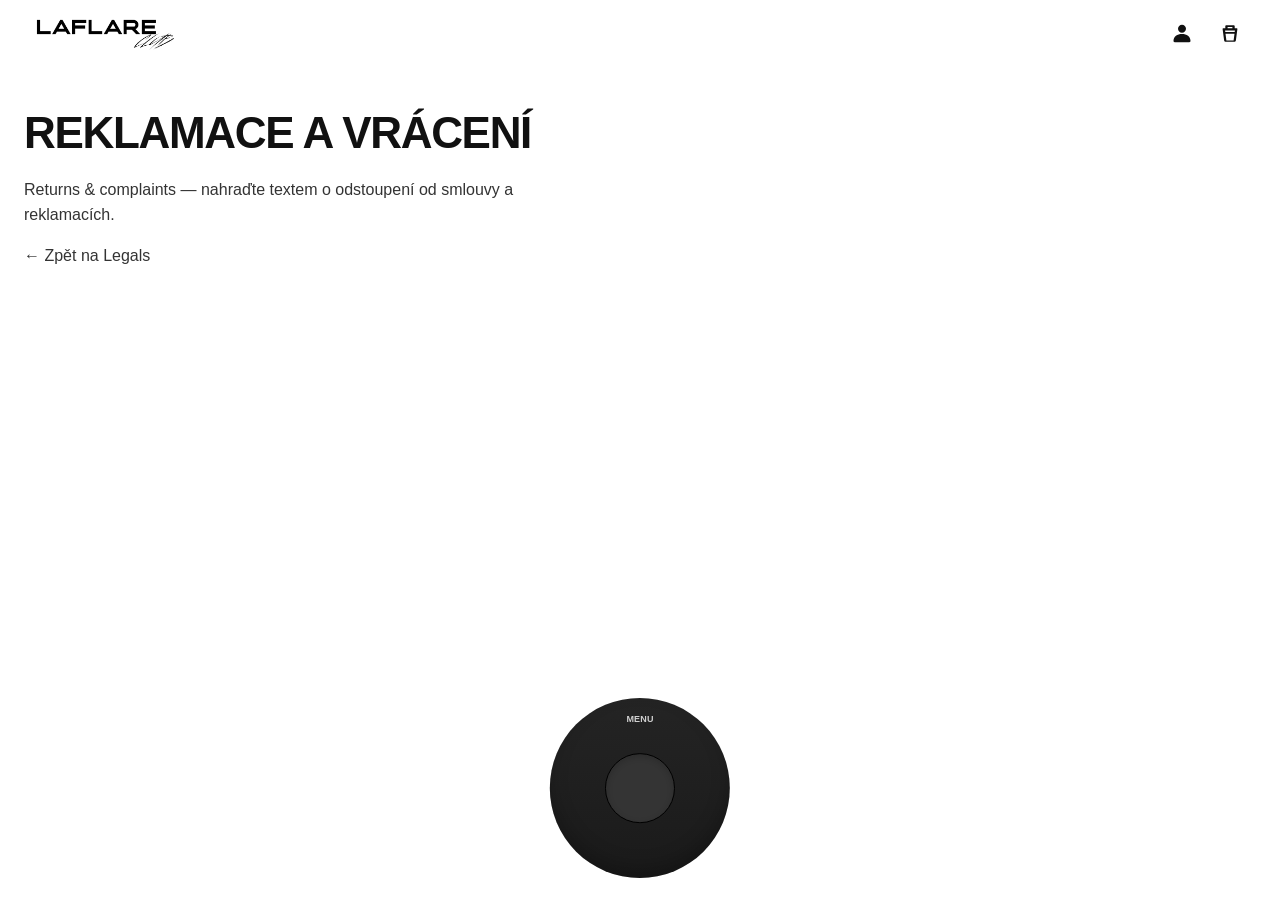
<file: preview/returns.html>
<!doctype html>
<html lang="cs">
  <head>
    <meta charset="utf-8" />
    <meta name="viewport" content="width=device-width, initial-scale=1" />
    <title>Reklamace a vrácení · LAFLARECLUB</title>
    <style>
      @font-face {
        font-family: "Vastine";
        font-weight: 400;
        font-display: swap;
        src: url("../assets/vastine-regular.woff2") format("woff2");
      }
      @font-face {
        font-family: "Vastine";
        font-weight: 700;
        font-display: swap;
        src: url("../assets/vastine-bold.woff2") format("woff2");
      }
    </style>
    <link rel="stylesheet" href="../assets/shop.css?v=chrome-flat" />
  </head>
  <body class="template-page">
    <main id="Main" class="page-shell">
      <header class="chrome chrome--top">
        <a class="logo logo--wordmark" href="./index.html" aria-label="LAFLARECLUB">
          <img
            class="logo__mark"
            src="../assets/logo.png?v=wordmark"
            alt="LAFLARECLUB"
            width="1024"
            height="237"
          />
        </a>
      
        <nav class="chrome-actions" aria-label="Account and cart">
          <a
            class="chrome-icon chrome-icon--account"
            href="./index.html"
            aria-label="Account"
          >
            <svg viewBox="0 0 24 24" aria-hidden="true" focusable="false">
              <path
                fill="currentColor"
                d="M12 2.8c2.2 0 4 1.8 4 4s-1.8 4-4 4-4-1.8-4-4 1.8-4 4-4Zm0 9.2c4.7 0 8.5 2.6 8.5 7.1 0 .7-.5 1.2-1.2 1.2H4.7c-.7 0-1.2-.5-1.2-1.2 0-4.5 3.8-7.1 8.5-7.1Z"
              />
            </svg>
          </a>
          <button
            type="button"
            class="chrome-icon chrome-icon--cart"
            data-open-cart
            aria-label="Cart"
          >
            <svg viewBox="0 0 24 24" aria-hidden="true" focusable="false">
              <path
                fill="currentColor"
                d="M8.2 3.2h7.6c.5 0 .9.4.9.9v2.1h2.1c.4 0 .7.4.6.8l-1.5 11.2c-.1.9-.9 1.6-1.8 1.6H7.9c-.9 0-1.7-.7-1.8-1.6L4.6 7c-.1-.4.2-.8.6-.8h2.1V4.1c0-.5.4-.9.9-.9Zm1.4 3h4.8V5.1H9.6v1.1Zm-2.5 2.4.2 1.4h9.4l.2-1.4H7.1Zm.4 3.2.9 6.6h7.2l.9-6.6H7.5Z"
              />
            </svg>
            <span class="chrome-icon__count" data-cart-count hidden>0</span>
          </button>
        </nav>
</header>
      <h1>Reklamace a vrácení</h1>
      <div class="rte">
        <p>Returns & complaints — nahraďte textem o odstoupení od smlouvy a reklamacích.</p>
        <p><a href="./legals.html">← Zpět na Legals</a></p>
      </div>
    </main>
    <div class="wheel-dock">
      <nav class="ipod-menu" data-menu aria-hidden="true" aria-label="Menu">
        <a class="ipod-menu__item" href="./index.html" data-menu-item>Shop</a>
        <a class="ipod-menu__item" href="./about.html" data-menu-item>About</a>
        <button type="button" class="ipod-menu__item ipod-menu__item--cart" data-menu-item data-open-cart>
          Cart <span data-cart-count>0</span>
        </button>
        <a class="ipod-menu__item is-active" href="./legals.html" data-menu-item aria-current="page">Legals</a>
      </nav>
      <div class="wheel-wrap">
        <div class="wheel" role="group" aria-label="LAFLARECLUB">
          <span class="wheel__label">Menu</span>
          <button type="button" class="wheel__hit wheel__hit--menu" data-menu-btn>Menu</button>
          <button type="button" class="wheel__hit wheel__hit--prev" data-prev>Previous</button>
          <button type="button" class="wheel__hit wheel__hit--next" data-next>Next</button>
          <button type="button" class="wheel__center" data-select>Select</button>
        </div>
      </div>
    </div>
    <script type="application/json" id="StageData">
      { "preview": true, "products": [], "i18n": {} }
    </script>
    <script src="../assets/shop.js?v=legals" defer></script>
  </body>
</html>
</file>
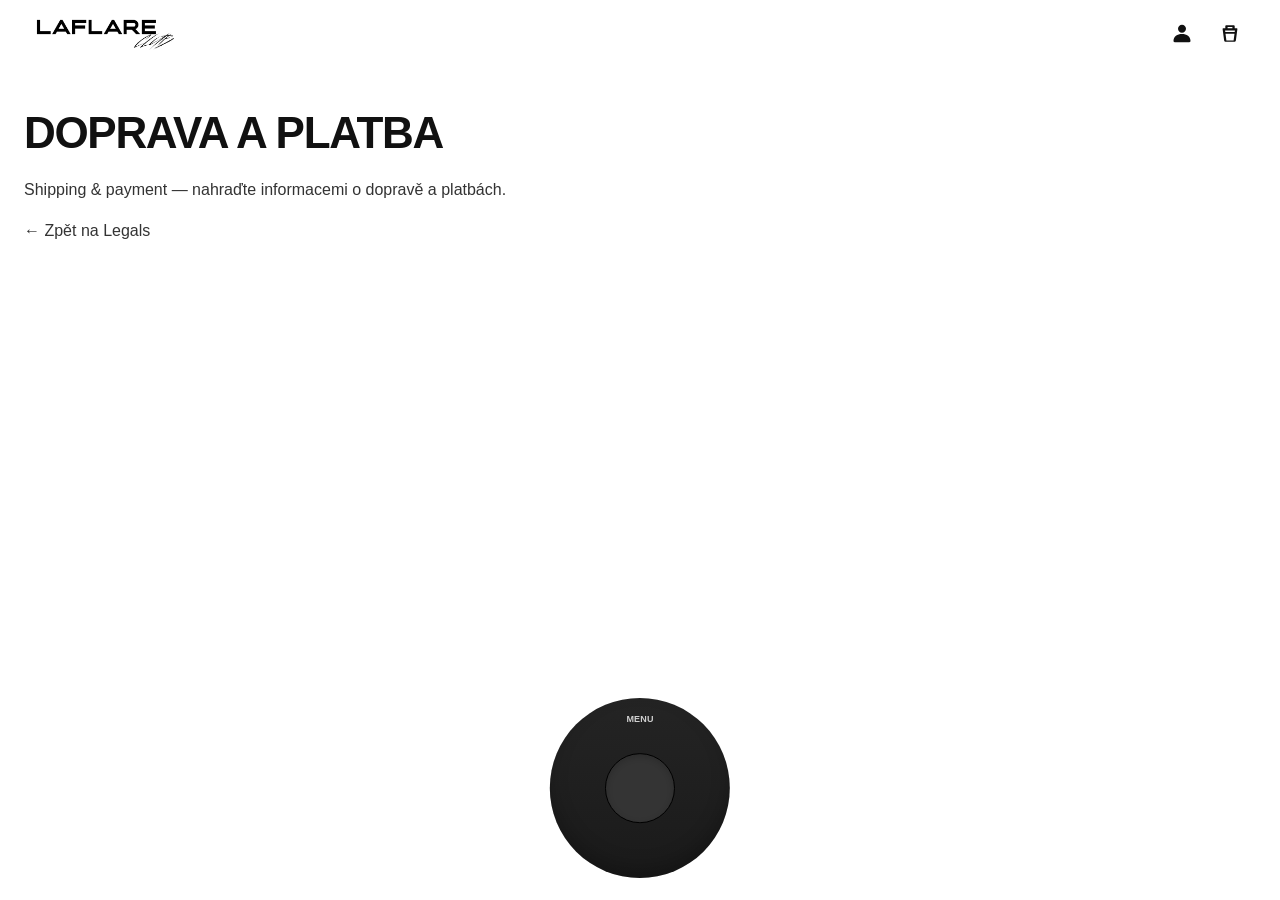
<file: preview/shipping.html>
<!doctype html>
<html lang="cs">
  <head>
    <meta charset="utf-8" />
    <meta name="viewport" content="width=device-width, initial-scale=1" />
    <title>Doprava a platba · LAFLARECLUB</title>
    <style>
      @font-face {
        font-family: "Vastine";
        font-weight: 400;
        font-display: swap;
        src: url("../assets/vastine-regular.woff2") format("woff2");
      }
      @font-face {
        font-family: "Vastine";
        font-weight: 700;
        font-display: swap;
        src: url("../assets/vastine-bold.woff2") format("woff2");
      }
    </style>
    <link rel="stylesheet" href="../assets/shop.css?v=chrome-flat" />
  </head>
  <body class="template-page">
    <main id="Main" class="page-shell">
      <header class="chrome chrome--top">
        <a class="logo logo--wordmark" href="./index.html" aria-label="LAFLARECLUB">
          <img
            class="logo__mark"
            src="../assets/logo.png?v=wordmark"
            alt="LAFLARECLUB"
            width="1024"
            height="237"
          />
        </a>
      
        <nav class="chrome-actions" aria-label="Account and cart">
          <a
            class="chrome-icon chrome-icon--account"
            href="./index.html"
            aria-label="Account"
          >
            <svg viewBox="0 0 24 24" aria-hidden="true" focusable="false">
              <path
                fill="currentColor"
                d="M12 2.8c2.2 0 4 1.8 4 4s-1.8 4-4 4-4-1.8-4-4 1.8-4 4-4Zm0 9.2c4.7 0 8.5 2.6 8.5 7.1 0 .7-.5 1.2-1.2 1.2H4.7c-.7 0-1.2-.5-1.2-1.2 0-4.5 3.8-7.1 8.5-7.1Z"
              />
            </svg>
          </a>
          <button
            type="button"
            class="chrome-icon chrome-icon--cart"
            data-open-cart
            aria-label="Cart"
          >
            <svg viewBox="0 0 24 24" aria-hidden="true" focusable="false">
              <path
                fill="currentColor"
                d="M8.2 3.2h7.6c.5 0 .9.4.9.9v2.1h2.1c.4 0 .7.4.6.8l-1.5 11.2c-.1.9-.9 1.6-1.8 1.6H7.9c-.9 0-1.7-.7-1.8-1.6L4.6 7c-.1-.4.2-.8.6-.8h2.1V4.1c0-.5.4-.9.9-.9Zm1.4 3h4.8V5.1H9.6v1.1Zm-2.5 2.4.2 1.4h9.4l.2-1.4H7.1Zm.4 3.2.9 6.6h7.2l.9-6.6H7.5Z"
              />
            </svg>
            <span class="chrome-icon__count" data-cart-count hidden>0</span>
          </button>
        </nav>
</header>
      <h1>Doprava a platba</h1>
      <div class="rte">
        <p>Shipping & payment — nahraďte informacemi o dopravě a platbách.</p>
        <p><a href="./legals.html">← Zpět na Legals</a></p>
      </div>
    </main>
    <div class="wheel-dock">
      <nav class="ipod-menu" data-menu aria-hidden="true" aria-label="Menu">
        <a class="ipod-menu__item" href="./index.html" data-menu-item>Shop</a>
        <a class="ipod-menu__item" href="./about.html" data-menu-item>About</a>
        <button type="button" class="ipod-menu__item ipod-menu__item--cart" data-menu-item data-open-cart>
          Cart <span data-cart-count>0</span>
        </button>
        <a class="ipod-menu__item is-active" href="./legals.html" data-menu-item aria-current="page">Legals</a>
      </nav>
      <div class="wheel-wrap">
        <div class="wheel" role="group" aria-label="LAFLARECLUB">
          <span class="wheel__label">Menu</span>
          <button type="button" class="wheel__hit wheel__hit--menu" data-menu-btn>Menu</button>
          <button type="button" class="wheel__hit wheel__hit--prev" data-prev>Previous</button>
          <button type="button" class="wheel__hit wheel__hit--next" data-next>Next</button>
          <button type="button" class="wheel__center" data-select>Select</button>
        </div>
      </div>
    </div>
    <script type="application/json" id="StageData">
      { "preview": true, "products": [], "i18n": {} }
    </script>
    <script src="../assets/shop.js?v=legals" defer></script>
  </body>
</html>
</file>
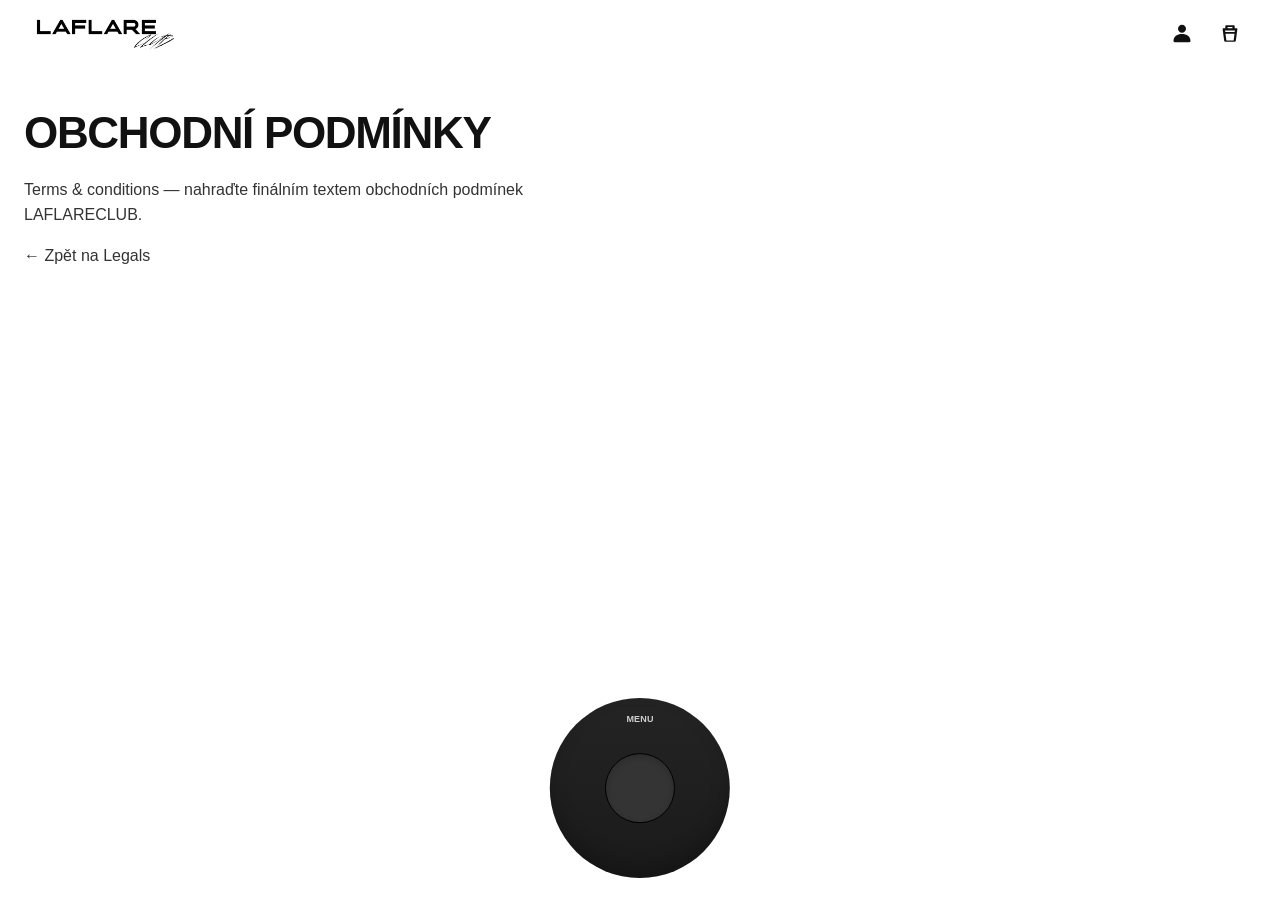
<file: preview/terms.html>
<!doctype html>
<html lang="cs">
  <head>
    <meta charset="utf-8" />
    <meta name="viewport" content="width=device-width, initial-scale=1" />
    <title>Obchodní podmínky · LAFLARECLUB</title>
    <style>
      @font-face {
        font-family: "Vastine";
        font-weight: 400;
        font-display: swap;
        src: url("../assets/vastine-regular.woff2") format("woff2");
      }
      @font-face {
        font-family: "Vastine";
        font-weight: 700;
        font-display: swap;
        src: url("../assets/vastine-bold.woff2") format("woff2");
      }
    </style>
    <link rel="stylesheet" href="../assets/shop.css?v=chrome-flat" />
  </head>
  <body class="template-page">
    <main id="Main" class="page-shell">
      <header class="chrome chrome--top">
        <a class="logo logo--wordmark" href="./index.html" aria-label="LAFLARECLUB">
          <img
            class="logo__mark"
            src="../assets/logo.png?v=wordmark"
            alt="LAFLARECLUB"
            width="1024"
            height="237"
          />
        </a>
      
        <nav class="chrome-actions" aria-label="Account and cart">
          <a
            class="chrome-icon chrome-icon--account"
            href="./index.html"
            aria-label="Account"
          >
            <svg viewBox="0 0 24 24" aria-hidden="true" focusable="false">
              <path
                fill="currentColor"
                d="M12 2.8c2.2 0 4 1.8 4 4s-1.8 4-4 4-4-1.8-4-4 1.8-4 4-4Zm0 9.2c4.7 0 8.5 2.6 8.5 7.1 0 .7-.5 1.2-1.2 1.2H4.7c-.7 0-1.2-.5-1.2-1.2 0-4.5 3.8-7.1 8.5-7.1Z"
              />
            </svg>
          </a>
          <button
            type="button"
            class="chrome-icon chrome-icon--cart"
            data-open-cart
            aria-label="Cart"
          >
            <svg viewBox="0 0 24 24" aria-hidden="true" focusable="false">
              <path
                fill="currentColor"
                d="M8.2 3.2h7.6c.5 0 .9.4.9.9v2.1h2.1c.4 0 .7.4.6.8l-1.5 11.2c-.1.9-.9 1.6-1.8 1.6H7.9c-.9 0-1.7-.7-1.8-1.6L4.6 7c-.1-.4.2-.8.6-.8h2.1V4.1c0-.5.4-.9.9-.9Zm1.4 3h4.8V5.1H9.6v1.1Zm-2.5 2.4.2 1.4h9.4l.2-1.4H7.1Zm.4 3.2.9 6.6h7.2l.9-6.6H7.5Z"
              />
            </svg>
            <span class="chrome-icon__count" data-cart-count hidden>0</span>
          </button>
        </nav>
</header>
      <h1>Obchodní podmínky</h1>
      <div class="rte">
        <p>Terms & conditions — nahraďte finálním textem obchodních podmínek LAFLARECLUB.</p>
        <p><a href="./legals.html">← Zpět na Legals</a></p>
      </div>
    </main>
    <div class="wheel-dock">
      <nav class="ipod-menu" data-menu aria-hidden="true" aria-label="Menu">
        <a class="ipod-menu__item" href="./index.html" data-menu-item>Shop</a>
        <a class="ipod-menu__item" href="./about.html" data-menu-item>About</a>
        <button type="button" class="ipod-menu__item ipod-menu__item--cart" data-menu-item data-open-cart>
          Cart <span data-cart-count>0</span>
        </button>
        <a class="ipod-menu__item is-active" href="./legals.html" data-menu-item aria-current="page">Legals</a>
      </nav>
      <div class="wheel-wrap">
        <div class="wheel" role="group" aria-label="LAFLARECLUB">
          <span class="wheel__label">Menu</span>
          <button type="button" class="wheel__hit wheel__hit--menu" data-menu-btn>Menu</button>
          <button type="button" class="wheel__hit wheel__hit--prev" data-prev>Previous</button>
          <button type="button" class="wheel__hit wheel__hit--next" data-next>Next</button>
          <button type="button" class="wheel__center" data-select>Select</button>
        </div>
      </div>
    </div>
    <script type="application/json" id="StageData">
      { "preview": true, "products": [], "i18n": {} }
    </script>
    <script src="../assets/shop.js?v=legals" defer></script>
  </body>
</html>
</file>
<file: assets/shop.css>
:root {
  --black: #111111;
  --white: #ffffff;
  --stage: #ffffff;
  --card: #f3f3f3;
  --ink: #111111;
  --muted: #6b6b6b;
  --wheel-top: #242424;
  --wheel-bottom: #1a1a1a;
  --wheel-inner: #343434;
  --wheel-icon: #d0d0d0;
  --line: rgba(17, 17, 17, 0.12);
  --ease-out: cubic-bezier(0.23, 1, 0.32, 1);
  --ease-move: cubic-bezier(0.16, 1.08, 0.38, 0.98);
  --duration: 220ms;
  --slide: 800ms;
  --chrome: 12px;
  --item: min(41.4vw, 270px);
  --item-gap: clamp(80px, 12vw, 128px);
  --wheel-size: min(41.86vw, 199px);
  --wheel-offset: clamp(22px, 1.67vw, 26px);
  --header-h: 72px;
  --z-stage: 1;
  --z-chrome: 20;
  --z-detail: 15;
  --z-menu: 40;
  --z-cart: 45;
  --z-intro: 80;
  --cursor: url("cursor.svg") 4 2, auto;
  --cursor-hover: url("cursor.svg") 4 2, auto;
  --font-geist: "Geist", sans-serif;
  --font-geist-mono: "Geist Mono", ui-monospace, monospace;
  --font-geist-pixel: "Geist Pixel", sans-serif;
}

*,
*::before,
*::after {
  box-sizing: border-box;
}

html,
body {
  margin: 0;
  min-height: 100dvh;
  background: var(--stage);
  color: var(--ink);
  font-family: var(--font-geist);
  font-synthesis: none;
  letter-spacing: 0;
  -webkit-font-smoothing: antialiased;
  cursor: var(--cursor);
}

body {
  overflow: hidden;
}

body.template-page,
body.template-cart,
body.template-404,
body.template-customers-login,
body.template-customers-register,
body.template-customers-account,
body.template-password {
  overflow: auto;
}

::selection {
  background: var(--black);
  color: var(--white);
}

:focus-visible {
  outline: 2px solid var(--black);
  outline-offset: 3px;
}

.skip-link {
  position: absolute;
  left: 12px;
  top: -40px;
  z-index: 100;
  background: var(--black);
  color: var(--white);
  padding: 8px 12px;
  font-size: 12px;
  font-weight: 700;
  text-transform: uppercase;
  text-decoration: none;
}

.skip-link:focus {
  top: 12px;
}

@media (prefers-reduced-motion: reduce) {
  .ipod-menu,
  .ipod-menu.is-open {
    transition-duration: 0.01ms;
    transform: none;
  }
}

a {
  color: inherit;
  text-decoration: none;
  cursor: var(--cursor);
}

button,
select {
  font: inherit;
  color: inherit;
  cursor: var(--cursor);
}

@media (hover: hover) and (pointer: fine) {
  a:hover,
  button:hover,
  select:hover,
  .chrome-icon:hover,
  .ipod-menu__item:hover,
  .cover-item:hover,
  .more-btn:hover,
  .atc:hover,
  .icon-btn:hover,
  .legals-hub__link:hover,
  .legals-back:hover,
  .cart-qty__btn:hover,
  .wheel__hit:hover,
  .wheel__center:hover {
    cursor: var(--cursor-hover);
  }
}

img {
  display: block;
  max-width: 100%;
}

.chrome {
  position: fixed;
  z-index: var(--z-chrome);
  display: flex;
  align-items: center;
  gap: 16px;
  pointer-events: none;
}

.chrome > * {
  pointer-events: auto;
}

.chrome--top {
  top: 0;
  left: 0;
  right: 0;
  height: var(--header-h);
  padding: 10px 22px 0;
  justify-content: flex-start;
  align-items: flex-start;
}

.logo {
  position: absolute;
  top: 16px;
  left: 22px;
  display: inline-flex;
  align-items: center;
  justify-content: center;
  height: 28px;
  width: auto;
  padding: 0;
  line-height: 0;
  background: transparent;
  overflow: visible;
  transform: none;
}

.logo img,
.logo__mark {
  height: 28px;
  width: auto;
  max-width: min(52vw, 168px);
  object-fit: contain;
  display: block;
  background: transparent;
  animation: none;
}

.chrome-actions {
  position: absolute;
  top: 10px;
  right: 14px;
  display: flex;
  align-items: center;
  gap: 2px;
}

.chrome-icon {
  position: relative;
  display: inline-flex;
  align-items: center;
  justify-content: center;
  width: 40px;
  height: 40px;
  margin: 0;
  padding: 0;
  border: 0;
  border-radius: 0;
  background: transparent;
  color: var(--ink);
  box-shadow: none;
  cursor: var(--cursor);
  transition:
    opacity 140ms var(--ease-out),
    transform 140ms var(--ease-out);
}

.chrome-icon svg {
  position: relative;
  z-index: 1;
  width: 22px;
  height: 22px;
  display: block;
  pointer-events: none;
}

.chrome-icon:active {
  opacity: 0.7;
  transform: scale(0.97);
}

@media (hover: hover) and (pointer: fine) {
  .chrome-icon:hover {
    opacity: 0.72;
  }
}

.chrome-icon__count {
  position: absolute;
  z-index: 2;
  top: 2px;
  right: 0;
  min-width: 15px;
  height: 15px;
  padding: 0 4px;
  border-radius: 999px;
  background: var(--ink);
  color: var(--stage);
  font-size: 9px;
  font-weight: 700;
  line-height: 15px;
  text-align: center;
  letter-spacing: 0;
  box-shadow: none;
}

body.is-detail .logo {
  background: transparent;
}

.sticky-atc {
  display: none;
}

.intro {
  position: fixed;
  z-index: var(--z-intro);
  inset: 0;
  background: #0a0a0a;
  overflow: hidden;
  color: var(--white);
}

body:has(.intro:not(.is-leaving)) {
  overflow: hidden;
}

.intro.is-leaving {
  opacity: 0;
  pointer-events: none;
  transition: opacity 640ms var(--ease-out);
}

.intro__split {
  display: flex;
  flex-direction: column;
  height: 100%;
}

.intro__pane {
  position: relative;
  flex: 1 1 50%;
  min-height: 0;
  overflow: hidden;
}

.intro__track {
  display: flex;
  height: 100%;
  width: max-content;
  will-change: transform;
}

.intro__shot {
  flex: 0 0 100vw;
  width: 100vw;
  height: 100%;
  margin: 0;
}

.intro__shot img {
  display: block;
  width: 100%;
  height: 100%;
  object-fit: cover;
  object-position: center;
  background: #111;
}

.intro__logo {
  position: absolute;
  z-index: 2;
  left: 50%;
  top: 46%;
  width: min(78vw, 340px);
  height: auto;
  transform: translate(-50%, -50%);
  pointer-events: none;
  filter: drop-shadow(0 18px 28px rgb(0 0 0 / 0.55));
}

.intro::before {
  content: "";
  position: absolute;
  z-index: 1;
  left: 50%;
  top: 46%;
  width: min(86vw, 460px);
  height: min(86vw, 460px);
  transform: translate(-50%, -50%);
  background: radial-gradient(circle, rgb(0 0 0 / 0.34) 0%, rgb(0 0 0 / 0) 68%);
  pointer-events: none;
}

body.template-index.is-wheel-held:not(.is-stage-in) .wheel-dock,
body.template-index.is-wheel-held:not(.is-stage-in) .wheel-dock > .wheel-wrap {
  opacity: 1;
  pointer-events: auto;
}

body:has(.intro) .wheel-dock {
  z-index: calc(var(--z-intro) + 2);
}

body.is-intro .wheel__hit {
  pointer-events: none;
}

body.is-intro .wheel {
  box-shadow:
    inset 0 -10px 18px rgb(0 0 0 / 0.22),
    0 16px 36px rgb(0 0 0 / 0.48);
}

body.is-intro .wheel__center {
  animation: intro-wheel-cue 2200ms var(--ease-out) infinite;
}

@keyframes intro-wheel-cue {
  0% {
    box-shadow:
      inset 0 2px 6px rgb(0 0 0 / 0.18),
      0 0 0 0 rgb(255 255 255 / 0.55);
  }
  70%,
  100% {
    box-shadow:
      inset 0 2px 6px rgb(0 0 0 / 0.18),
      0 0 0 14px rgb(255 255 255 / 0);
  }
}

@media (prefers-reduced-motion: reduce) {
  body.is-intro .wheel__center {
    animation: none;
  }
}

@media (min-width: 768px) {
  .intro__split {
    flex-direction: row;
  }

  .intro__pane {
    flex-basis: 50%;
  }

  .intro__shot {
    flex-basis: 50vw;
    width: 50vw;
  }

  .intro__logo {
    width: min(34vw, 460px);
  }
}

.sticky-atc__back {
  display: inline-flex;
  align-items: center;
  justify-content: center;
  flex: 0 0 52px;
  width: 52px;
  height: 52px;
  margin: 0;
  padding: 0;
  border: 0;
  border-radius: 999px;
  overflow: hidden;
  background: var(--black);
  cursor: var(--cursor);
  transition:
    transform 140ms var(--ease-out),
    opacity 140ms var(--ease-out);
}

.sticky-atc__back img {
  display: block;
  width: 100%;
  height: 100%;
  object-fit: cover;
  pointer-events: none;
}

.sticky-atc__back:active {
  transform: scale(0.97);
  opacity: 0.88;
}

.product-title {
  position: fixed;
  z-index: var(--z-detail);
  left: 50%;
  bottom: calc(var(--wheel-size) + var(--wheel-offset) + 18px);
  width: min(340px, calc(100vw - 48px));
  margin: 0;
  transform: translateX(-50%);
  font-size: 12px;
  font-weight: 800;
  letter-spacing: 0.06em;
  line-height: 1.3;
  text-transform: uppercase;
  text-align: center;
  color: var(--ink);
  pointer-events: none;
  transition:
    color var(--duration) var(--ease-out),
    bottom var(--duration) var(--ease-out),
    opacity var(--duration) var(--ease-out);
}

body.is-detail .product-title {
  bottom: calc(var(--wheel-size) + var(--wheel-offset) + var(--detail-rail) - 6px);
  color: var(--ink);
}

body:has([data-cart].is-open) .product-title {
  opacity: 0;
}

.stage {
  position: relative;
  z-index: var(--z-stage);
  min-height: 100dvh;
  overflow: hidden;
  background: var(--stage);
  transition: background-color var(--duration) var(--ease-out);
}

body.is-detail .stage {
  background: var(--stage);
}

.coverflow {
  position: absolute;
  inset: var(--header-h) 0 calc(var(--wheel-size) + var(--wheel-offset) + 8px);
  display: grid;
  place-items: center;
  cursor: var(--cursor);
  touch-action: none;
}

.coverflow__track {
  position: relative;
  width: var(--item);
  height: var(--item);
  touch-action: none;
}

.cover-item {
  position: absolute;
  inset: 0;
  border: 0;
  padding: 0;
  background: transparent;
  border-radius: 0;
  overflow: visible;
  box-shadow: none;
  cursor: var(--cursor);
  transform: translate3d(0, 0, 0) scale(0.86);
  opacity: 0;
  z-index: 1;
  transition: opacity 500ms var(--ease-move);
}

body:not(.is-stage-in) .product-title {
  opacity: 0;
}

body.template-index:not(.is-stage-in) .logo,
body.template-index:not(.is-stage-in) .chrome-actions,
body.template-index:not(.is-stage-in) .wheel-dock,
body.template-index:not(.is-stage-in) .wheel-dock > * {
  opacity: 0;
  pointer-events: none;
}

.stage-loader {
  display: none;
}

body.template-index:not(.is-stage-in) .stage-loader {
  position: fixed;
  z-index: 8;
  inset: 0;
  display: grid;
  place-items: center;
  margin: 0;
  font-size: 12px;
  font-weight: 700;
  letter-spacing: 0.16em;
  text-transform: uppercase;
  color: var(--ink);
  pointer-events: none;
}

body.is-stage-in:not(.is-detail) .product-title {
  animation: stage-title 560ms var(--ease-out) 160ms both;
}

body.template-index.is-stage-in .logo {
  animation: chrome-in 560ms var(--ease-out) both;
  opacity: 1;
  pointer-events: auto;
}

body.template-index.is-stage-in .chrome-actions {
  animation: chrome-in 560ms var(--ease-out) 70ms both;
  opacity: 1;
  pointer-events: auto;
}

body.template-index.is-stage-in .wheel-dock {
  animation: wheel-dock-in 680ms var(--ease-move) 110ms both;
  opacity: 1;
  pointer-events: auto;
}

body.template-index.is-stage-in.is-wheel-held .wheel-dock {
  animation: none;
  opacity: 1;
  transform: translateX(-50%);
  pointer-events: auto;
}

@keyframes stage-title {
  from {
    opacity: 0;
    transform: translateX(-50%) translateY(6px);
  }
  to {
    opacity: 1;
    transform: translateX(-50%) translateY(0);
  }
}

@keyframes chrome-in {
  from {
    opacity: 0;
    transform: translateY(-8px);
  }
  to {
    opacity: 1;
    transform: none;
  }
}

@keyframes wheel-dock-in {
  from {
    opacity: 0;
    transform: translateX(-50%) translateY(14px);
  }
  to {
    opacity: 1;
    transform: translateX(-50%);
  }
}

@media (prefers-reduced-motion: reduce) {
  body.is-stage-in .product-title,
  body.template-index.is-stage-in .logo,
  body.template-index.is-stage-in .chrome-actions,
  body.template-index.is-stage-in .wheel-dock {
    animation: none;
    opacity: 1;
  }
}

.cover-item.is-current {
  z-index: 3;
}

.cover-item.is-away {
  opacity: 0;
  pointer-events: none;
}

.cover-item.is-dragging {
  transition: none;
  cursor: var(--cursor-hover);
}

.coverflow:active,
.coverflow__track:active,
.coverflow__track.is-dragging,
.cover-item:active {
  cursor: var(--cursor-hover);
}

.cover-item img {
  width: 100%;
  height: 100%;
  object-fit: contain;
  background: transparent;
  pointer-events: none;
}

.cover-item[hidden] {
  display: none;
}

body.is-detail .cover-item[data-item],
body.is-detail.is-info .cover-item[data-item] {
  display: none;
  opacity: 0;
  pointer-events: none;
}

body.is-detail .cover-item[data-shot].is-current {
  z-index: 3;
}

.sold-pill,
.sale-pill {
  position: absolute;
  left: 14px;
  bottom: 14px;
  padding: 6px 10px;
  background: var(--black);
  color: var(--white);
  font-size: 11px;
  font-weight: 700;
  letter-spacing: 0.08em;
  text-transform: uppercase;
  z-index: 2;
}

.sale-pill {
  top: 14px;
  bottom: auto;
  background: var(--white);
  color: var(--black);
  box-shadow: inset 0 0 0 1px var(--black);
}

body.is-detail .sold-pill,
body.is-detail .sale-pill {
  display: none;
}

.wheel-dock {
  position: fixed;
  z-index: var(--z-chrome);
  left: 50%;
  bottom: var(--wheel-offset);
  display: flex;
  flex-direction: column;
  align-items: center;
  gap: 14px;
  transform: translateX(-50%);
  pointer-events: none;
}

.wheel-dock > * {
  pointer-events: auto;
}

.ipod-menu {
  display: flex;
  align-items: center;
  justify-content: center;
  gap: clamp(12px, 2.4vw, 22px);
  max-width: calc(100vw - 24px);
  padding: 8px 16px;
  border-radius: 10px;
  background: #212121;
  color: #fff;
  overflow: hidden;
  transform: translateY(18px) scale(0.86);
  transform-origin: center bottom;
  opacity: 0;
  pointer-events: none;
  visibility: hidden;
  transition:
    opacity 480ms var(--ease-move),
    transform 480ms var(--ease-move),
    visibility 0s linear 480ms;
}

.ipod-menu.is-open {
  opacity: 1;
  transform: translateY(0) scale(1);
  pointer-events: auto;
  visibility: visible;
  transition:
    opacity 480ms var(--ease-move),
    transform 480ms var(--ease-move),
    visibility 0s;
}

.ipod-menu__item {
  display: inline-flex;
  align-items: center;
  justify-content: center;
  gap: 6px;
  margin: 0;
  padding: 7px 10px;
  border: 0;
  border-radius: 5px;
  background: transparent;
  color: #fff;
  font-size: 11px;
  font-weight: 700;
  letter-spacing: 0.04em;
  line-height: 1;
  text-transform: uppercase;
  white-space: nowrap;
  cursor: var(--cursor);
  transition:
    background-color 160ms var(--ease-out),
    transform 140ms var(--ease-out);
}

.ipod-menu__item.is-active {
  background: #3a3a3a;
}

.ipod-menu__item:active {
  transform: scale(0.97);
}

.ipod-menu a.ipod-menu__item,
.ipod-menu button.ipod-menu__item {
  cursor: var(--cursor);
}

@media (hover: hover) and (pointer: fine) {
  .ipod-menu__item:hover {
    background: #2e2e2e;
  }

  .ipod-menu__item.is-active:hover {
    background: #454545;
  }
}

.ipod-menu__item--cart span {
  font-variant-numeric: tabular-nums;
}

.wheel-wrap {
  position: relative;
  z-index: 1;
  left: auto;
  bottom: auto;
  width: var(--wheel-size);
  height: var(--wheel-size);
  transform: none;
  cursor: var(--cursor);
  transition:
    width 280ms var(--ease-out),
    height 280ms var(--ease-out);
}

.wheel {
  position: relative;
  width: 100%;
  height: 100%;
  border-radius: 50%;
  background: linear-gradient(
    180deg,
    var(--wheel-top) 0%,
    var(--wheel-bottom) 100%
  );
  box-shadow: inset 0 -10px 18px rgb(0 0 0 / 0.22);
  user-select: none;
  -webkit-user-select: none;
  cursor: var(--cursor);
  transition: border-radius 280ms var(--ease-out);
}

.wheel__center {
  position: absolute;
  z-index: 3;
  left: 50%;
  top: 50%;
  width: 38.7%;
  height: 38.7%;
  border: 1px solid #000;
  border-radius: 50%;
  background: var(--wheel-inner);
  color: transparent;
  font-size: 0;
  transform: translate(-50%, -50%);
  box-shadow: inset 0 2px 6px rgb(0 0 0 / 0.18);
  transition:
    transform 140ms var(--ease-out),
    box-shadow 140ms var(--ease-out);
}

@media (hover: hover) and (pointer: fine) {
  .wheel__center:hover {
    box-shadow: inset 0 3px 10px rgb(0 0 0 / 0.32);
  }
}

.wheel__center:active,
.wheel__center.is-pressed {
  transform: translate(-50%, -50%) scale(0.97);
  box-shadow: inset 0 5px 12px rgb(0 0 0 / 0.5);
}

.wheel button {
  -webkit-tap-highlight-color: transparent;
  cursor: var(--cursor);
}

.wheel:has(:active),
.wheel:has(.is-pressed),
.wheel button:active,
.wheel button.is-pressed {
  cursor: var(--cursor-hover);
}

.wheel__hit {
  position: absolute;
  z-index: 2;
  border: 0;
  background: transparent;
  color: transparent;
  box-shadow: inset 0 0 0 0 rgb(0 0 0 / 0);
  transition: box-shadow 140ms var(--ease-out);
}

@media (hover: hover) and (pointer: fine) {
  .wheel__hit:hover {
    box-shadow: inset 0 4px 16px rgb(0 0 0 / 0.38);
  }
}

.wheel__hit:active,
.wheel__hit.is-pressed {
  box-shadow: inset 0 6px 18px rgb(0 0 0 / 0.55);
}

.wheel__hit--menu {
  left: 22%;
  right: 22%;
  top: 6%;
  height: 28%;
  border-radius: 50%;
}

.wheel__hit--prev {
  left: 4%;
  top: 30%;
  width: 28%;
  height: 40%;
  border-radius: 50%;
}

.wheel__hit--next {
  right: 4%;
  top: 30%;
  width: 28%;
  height: 40%;
  border-radius: 50%;
}

.wheel__hit--down {
  left: 22%;
  right: 22%;
  bottom: 6%;
  height: 28%;
  border-radius: 50%;
  display: none;
}

.wheel__down {
  position: absolute;
  z-index: 4;
  left: 50%;
  bottom: 11%;
  width: 9.5%;
  height: auto;
  aspect-ratio: 14 / 10;
  transform: translateX(-50%);
  pointer-events: none;
  color: var(--wheel-icon);
  transition: color 140ms var(--ease-out);
  display: none;
}

body.is-detail .wheel__hit--down,
body.is-detail .wheel__down,
body.is-legals .wheel__hit--down,
body.is-legals .wheel__down {
  display: block;
}

.wheel__label {
  position: absolute;
  z-index: 4;
  left: 50%;
  top: 9%;
  transform: translateX(-50%);
  font-size: calc(var(--wheel-size) * 0.05);
  font-weight: 700;
  letter-spacing: 0.02em;
  text-transform: uppercase;
  color: var(--wheel-icon);
  pointer-events: none;
  transition: color 140ms var(--ease-out);
}

.wheel:has(.wheel__hit--menu:active) .wheel__label,
.wheel:has(.wheel__hit--menu.is-pressed) .wheel__label {
  color: #fff;
}

@media (hover: hover) and (pointer: fine) {
  .wheel:has(.wheel__hit--menu:hover) .wheel__label {
    color: #fff;
  }
}

.wheel__skip {
  position: absolute;
  z-index: 4;
  top: 50%;
  width: 16.7%;
  height: auto;
  aspect-ratio: 22 / 14;
  transform: translateY(-50%);
  pointer-events: none;
  color: var(--wheel-icon);
  transition: color 140ms var(--ease-out);
}

.wheel__skip--prev {
  left: 8%;
}
.wheel__skip--next {
  right: 8%;
}

.wheel:has(.wheel__hit--prev:active) .wheel__skip--prev,
.wheel:has(.wheel__hit--next:active) .wheel__skip--next,
.wheel:has(.wheel__hit--prev.is-pressed) .wheel__skip--prev,
.wheel:has(.wheel__hit--next.is-pressed) .wheel__skip--next {
  color: #fff;
}

.wheel:has(.wheel__hit--down:active) .wheel__down,
.wheel:has(.wheel__hit--down.is-pressed) .wheel__down {
  color: #fff;
}

@media (hover: hover) and (pointer: fine) {
  .wheel:has(.wheel__hit--prev:hover) .wheel__skip--prev,
  .wheel:has(.wheel__hit--next:hover) .wheel__skip--next {
    color: #fff;
  }

  .wheel:has(.wheel__hit--down:hover) .wheel__down {
    color: #fff;
  }
}

body.is-detail {
  --item-gap: clamp(16px, 2.8vw, 36px);
  --detail-rail: 156px;
}

body.is-detail .product-title {
  bottom: calc(var(--wheel-size) + var(--wheel-offset) + 128px);
  width: min(420px, calc(100vw - 48px));
}

body.is-detail .coverflow {
  inset: var(--header-h) 0
    calc(var(--wheel-size) + var(--wheel-offset) + var(--detail-rail));
  display: flex;
  align-items: flex-end;
  justify-content: center;
  padding: 0 0 4px;
}

body.is-detail .coverflow__track {
  width: min(72vw, 340px);
  height: min(72vw, 340px, 100%);
  max-height: 100%;
}

body.is-detail .cover-item img {
  object-position: center bottom;
}

body.is-detail.is-info {
  --detail-rail: 0px;
}

body.is-detail.is-info .coverflow {
  inset: var(--header-h) 46% calc(var(--wheel-size) + var(--wheel-offset) + 12px)
    6%;
  align-items: flex-start;
  justify-content: center;
  padding: 0 32px 24px 0;
  overflow: auto;
  overscroll-behavior: contain;
  scrollbar-width: none;
}

body.is-detail.is-info .coverflow::-webkit-scrollbar {
  display: none;
}

body.is-detail.is-info .coverflow__track {
  width: 100%;
  height: auto;
  max-height: none;
  display: flex;
  flex-direction: column;
  align-items: center;
  gap: 28px;
}

body.is-detail.is-info .cover-item[data-shot="0"] {
  width: min(100%, 520px);
}

body.is-detail.is-info .cover-item[data-shot="0"] img {
  width: 100%;
  height: auto;
  max-height: calc(
    100dvh - var(--header-h) - var(--wheel-size) - var(--wheel-offset) - 48px
  );
  aspect-ratio: auto;
  object-fit: contain;
  object-position: center top;
}

body.is-detail.is-info .coverflow,
body.is-detail.is-info .coverflow__track,
body.is-detail.is-info .cover-item[data-shot] {
  cursor: var(--cursor);
  touch-action: pan-y;
}

body.is-detail.is-info .cover-item[data-shot] {
  position: relative;
  inset: auto;
  width: 100%;
  height: auto;
  opacity: 1;
  pointer-events: auto;
}

body.is-detail.is-info .cover-item[data-shot]:not([data-shot="0"]) {
  width: min(72%, 360px);
}

@media (min-width: 768px) {
  body.is-detail.is-info .cover-item[data-shot] {
    transform: none !important;
  }
}

body.is-detail.is-info .cover-item img {
  width: 100%;
  height: auto;
  aspect-ratio: 1;
  object-fit: contain;
  object-position: center;
}

body.is-detail .product-title {
  opacity: 1;
  visibility: visible;
}

body.is-detail.is-info .product-title {
  left: 54%;
  right: 6%;
  top: max(calc(var(--header-h) + 28px), 18vh);
  bottom: auto;
  width: auto;
  transform: none;
  animation: none;
  opacity: 1;
  visibility: visible;
  text-align: left;
  font-size: clamp(18px, 1.6vw, 28px);
  font-weight: 800;
  letter-spacing: 0.04em;
  line-height: 1.15;
}

body.is-detail.is-info .detail-bar {
  left: 54%;
  right: 6%;
  top: calc(max(calc(var(--header-h) + 28px), 18vh) + 52px);
  bottom: calc(var(--wheel-size) + var(--wheel-offset) + 16px);
  width: auto;
  transform: none;
  align-content: start;
  gap: 14px;
  overflow: auto;
  overscroll-behavior: contain;
}

.detail-bar {
  position: fixed;
  z-index: var(--z-detail);
  left: 50%;
  bottom: calc(var(--wheel-size) + var(--wheel-offset) + 18px);
  width: min(420px, calc(100vw - 48px));
  transform: translateX(-50%) translateY(12px);
  opacity: 0;
  pointer-events: none;
  display: grid;
  gap: 10px;
  color: var(--ink);
  transition:
    opacity var(--duration) var(--ease-out),
    transform var(--duration) var(--ease-out);
}

body.is-detail .detail-bar {
  opacity: 1;
  pointer-events: auto;
  transform: translateX(-50%) translateY(0);
}

.detail-row {
  display: grid;
  grid-template-columns: 1fr auto;
  gap: 14px;
  align-items: center;
}

.detail-row:first-child {
  align-items: end;
}

.field {
  display: grid;
  gap: 6px;
}

.field label {
  font-size: 11px;
  font-weight: 700;
  letter-spacing: 0.12em;
  text-transform: uppercase;
}

.field select {
  appearance: none;
  width: 100%;
  min-width: 0;
  height: 44px;
  padding: 0 36px 0 14px;
  border: 1px solid rgba(17, 17, 17, 0.18);
  border-radius: 999px;
  background: var(--white)
    url("data:image/svg+xml,%3Csvg xmlns='http://www.w3.org/2000/svg' width='12' height='8'%3E%3Cpath d='M1 1l5 5 5-5' fill='none' stroke='%23111' stroke-width='1.4'/%3E%3C/svg%3E")
    no-repeat right 14px center;
  color: var(--ink);
}

.price {
  font-size: 14px;
  font-weight: 700;
  letter-spacing: 0.04em;
  padding-bottom: 13px;
  white-space: nowrap;
}

.atc {
  height: 44px;
  padding: 0 22px;
  border: 0;
  border-radius: 999px;
  background: var(--black);
  color: var(--white);
  font-size: 12px;
  font-weight: 700;
  letter-spacing: 0.12em;
  text-transform: uppercase;
  transition:
    transform 140ms var(--ease-out),
    opacity 140ms var(--ease-out);
}

.atc:hover {
  transform: scale(0.99);
}

.atc:active {
  transform: scale(0.97);
}

.atc:disabled {
  opacity: 0.38;
  transform: none;
}

.more-btn {
  display: none;
}

.product-copy {
  max-height: 0;
  overflow: hidden;
  font-size: 14px;
  line-height: 1.5;
  color: var(--ink);
  max-width: 42ch;
}

body.is-info .product-copy.is-open {
  max-height: none;
  overflow: visible;
  padding-top: 4px;
}

.overlay {
  position: fixed;
  inset: 0;
  z-index: var(--z-cart);
  display: grid;
  place-items: center;
  background: var(--stage);
  opacity: 0;
  pointer-events: none;
  transition: opacity var(--duration) var(--ease-out);
}

.overlay.is-open {
  opacity: 1;
  pointer-events: auto;
}

.overlay--cart {
  place-items: stretch end;
  background: rgba(17, 17, 17, 0.28);
  color: var(--ink);
}

.overlay--info {
  display: none;
}

.info-panel {
  width: 100%;
  max-height: min(70dvh, 560px);
  padding: 28px 22px calc(var(--wheel-size) + var(--wheel-offset) + 20px);
  overflow: auto;
  overscroll-behavior: contain;
  background: var(--stage);
  color: var(--ink);
  transform: translateY(16px);
  transition: transform 220ms var(--ease-out);
}

.overlay--info.is-open .info-panel {
  transform: translateY(0);
}

.info-panel h1 {
  margin: 0 0 18px;
  font-size: 12px;
  letter-spacing: 0.12em;
  text-transform: uppercase;
}

.info-panel__copy {
  max-width: 42ch;
  font-size: 15px;
  line-height: 1.5;
  color: #333333;
}

.info-panel__copy p {
  margin: 0 0 0.9em;
}

.info-panel .icon-btn {
  margin-top: 18px;
}

.overlay--cart .cart-panel {
  width: min(420px, 100vw);
  height: 100dvh;
  max-height: 100dvh;
  min-height: 0;
  margin: 0;
  padding: 16px 20px max(16px, env(safe-area-inset-bottom));
  display: flex;
  flex-direction: column;
  gap: 14px;
  overflow: hidden;
  background: var(--stage);
  box-shadow: -18px 0 40px rgba(17, 17, 17, 0.12);
  transform: translateX(24px);
  transition: transform 240ms var(--ease-out);
}

.overlay--cart.is-open .cart-panel {
  transform: translateX(0);
}

.cart-panel__head {
  display: grid;
  flex: 0 0 auto;
  grid-template-columns: 1fr auto;
  grid-template-rows: auto auto;
  align-items: center;
  gap: 6px 0;
  margin-top: 0;
  padding-top: 0;
}

.cart-panel__brand {
  grid-column: 1 / -1;
  margin: 0;
  display: flex;
  align-items: center;
  justify-content: center;
  justify-self: center;
  width: 45%;
  line-height: 0;
}

.cart-panel__logo {
  display: block;
  width: 100%;
  height: auto;
  object-fit: contain;
  /* source SVG is white; force black on the light cart panel */
  filter: brightness(0);
}

.cart-panel__close {
  grid-column: 2;
  grid-row: 2;
  justify-self: end;
  display: inline-flex;
  align-items: center;
  justify-content: center;
  width: 40px;
  height: 40px;
  margin: 0;
  padding: 0;
  border: 0;
  border-radius: 0;
  background: transparent;
  color: var(--ink);
  cursor: var(--cursor-hover);
  transition: transform 160ms var(--ease-out);
}

.cart-panel__close svg {
  width: 22px;
  height: 22px;
  display: block;
}

.cart-panel__close:active {
  transform: scale(0.97);
}

.cart-panel__body {
  display: grid;
  flex: 1 1 auto;
  gap: 18px;
  align-content: start;
  min-height: 0;
  overflow-x: hidden;
  overflow-y: auto;
  overscroll-behavior: contain;
  -webkit-overflow-scrolling: touch;
  touch-action: pan-y;
}

.cart-panel__foot {
  display: grid;
  flex: 0 0 auto;
  gap: 12px;
  padding-top: 8px;
}

.cart-ship {
  display: grid;
  gap: 8px;
}

.cart-ship__msg {
  margin: 0;
  font-size: 11px;
  font-weight: 600;
  letter-spacing: 0.06em;
  line-height: 1.35;
  text-transform: uppercase;
  color: var(--muted);
}

.cart-ship.is-unlocked .cart-ship__msg {
  color: var(--ink);
}

.cart-ship__track {
  height: 3px;
  overflow: hidden;
  background: rgba(17, 17, 17, 0.1);
}

.cart-ship__fill {
  display: block;
  height: 100%;
  width: 0;
  background: var(--ink);
  transition: width 280ms var(--ease-out);
}

.cart-upsell {
  display: grid;
  flex: 0 0 auto;
  gap: 10px;
  padding: 2px 0 12px;
  border-bottom: 1px solid rgba(17, 17, 17, 0.08);
  background: var(--stage);
}

.cart-upsell[hidden] {
  display: none;
}

.cart-upsell__label {
  margin: 0;
  font-size: 11px;
  font-weight: 700;
  letter-spacing: 0.08em;
  line-height: 1.35;
  text-transform: uppercase;
  color: var(--ink);
}

.cart-upsell__list {
  display: grid;
  gap: 10px;
}

.cart-upsell__card {
  display: grid;
  grid-template-columns: 56px 1fr auto;
  gap: 10px;
  align-items: center;
}

.cart-upsell__img {
  width: 56px;
  height: 70px;
  object-fit: cover;
  background: #f2f2f2;
}

.cart-upsell__info {
  display: grid;
  gap: 4px;
  min-width: 0;
}

.cart-upsell__title {
  margin: 0;
  font-size: 12px;
  font-weight: 700;
  letter-spacing: 0.04em;
  text-transform: uppercase;
  line-height: 1.25;
}

.cart-upsell__price {
  margin: 0;
  font-size: 11px;
  letter-spacing: 0.06em;
  color: var(--muted);
  font-variant-numeric: tabular-nums;
}

.cart-upsell__size {
  display: grid;
  gap: 2px;
  margin-top: 2px;
  font-size: 10px;
  letter-spacing: 0.08em;
  text-transform: uppercase;
  color: var(--muted);
}

.cart-upsell__size select {
  width: 100%;
  max-width: 120px;
  margin: 0;
  padding: 4px 0;
  border: 0;
  border-bottom: 1px solid rgba(17, 17, 17, 0.2);
  border-radius: 0;
  background: transparent;
  color: var(--ink);
  font: inherit;
  font-size: 12px;
  letter-spacing: 0.04em;
  text-transform: uppercase;
  cursor: var(--cursor-hover);
}

.cart-upsell__add {
  align-self: stretch;
  min-width: 64px;
  margin: 0;
  padding: 0 12px;
  border: 0;
  background: var(--ink);
  color: var(--stage);
  font: inherit;
  font-size: 11px;
  font-weight: 700;
  letter-spacing: 0.1em;
  text-transform: uppercase;
  cursor: var(--cursor-hover);
  transition:
    transform 160ms var(--ease-out),
    opacity 160ms var(--ease-out);
}

.cart-upsell__add:active {
  transform: scale(0.97);
  opacity: 0.88;
}

.cart-total {
  display: flex;
  align-items: baseline;
  justify-content: space-between;
  gap: 16px;
}

.cart-total__label,
.cart-total__value {
  font-size: 12px;
  letter-spacing: 0.12em;
  text-transform: uppercase;
}

.cart-total__label {
  color: var(--muted);
}

.cart-total__value {
  font-weight: 700;
  letter-spacing: 0.06em;
  color: var(--ink);
  font-variant-numeric: tabular-nums;
}

.cart-panel__foot .atc {
  width: 100%;
}

.cart-panel h1 {
  margin: 0;
}

.cart-empty {
  margin: 0;
  font-size: 12px;
  letter-spacing: 0.1em;
  text-transform: uppercase;
  color: var(--muted);
}

.cart-lines {
  display: grid;
  gap: 14px;
  align-content: start;
  max-height: none;
  overflow: visible;
  min-height: 0;
}

.cart-line {
  display: grid;
  grid-template-columns: 72px 1fr auto;
  gap: 12px;
  align-items: center;
}

.cart-line img {
  width: 72px;
  height: 72px;
  object-fit: contain;
  background: #ececec;
  border-radius: 8px;
}

.cart-line p {
  margin: 0;
  font-size: 13px;
  font-weight: 700;
  text-transform: uppercase;
}

.cart-line__info {
  display: grid;
  gap: 8px;
  min-width: 0;
}

.cart-line__meta {
  display: flex;
  flex-wrap: wrap;
  align-items: center;
  gap: 12px;
}

.cart-qty {
  display: inline-flex;
  align-items: center;
  gap: 2px;
  height: 32px;
  padding: 0 4px;
  border: 1px solid rgba(17, 17, 17, 0.18);
  border-radius: 999px;
}

.cart-qty__btn {
  width: 28px;
  height: 28px;
  border: 0;
  border-radius: 999px;
  background: transparent;
  color: var(--ink);
  font-size: 16px;
  font-weight: 700;
  line-height: 1;
  cursor: var(--cursor);
  transition: transform 140ms var(--ease-out);
}

.cart-qty__btn:active {
  transform: scale(0.94);
}

.cart-qty__value {
  min-width: 1.5ch;
  padding: 0 4px;
  font-size: 12px;
  font-weight: 700;
  font-variant-numeric: tabular-nums;
  text-align: center;
  color: var(--ink);
}

.cart-line__price {
  font-size: 12px;
  font-weight: 700;
  letter-spacing: 0.04em;
  color: var(--ink);
}

.icon-btn {
  border: 0;
  background: transparent;
  font-size: 12px;
  font-weight: 700;
  letter-spacing: 0.08em;
  text-transform: uppercase;
  text-decoration: underline;
  text-underline-offset: 3px;
}

.page-shell {
  min-height: 100dvh;
  padding: calc(var(--header-h) + 28px) 24px 180px;
  overflow: auto;
  background: var(--stage);
  color: var(--ink);
}

.page-shell h1 {
  margin: 0 0 20px;
  font-size: clamp(28px, 5vw, 44px);
  letter-spacing: -0.03em;
  text-transform: uppercase;
}

.page-shell .rte {
  max-width: 65ch;
  font-size: 16px;
  line-height: 1.55;
  color: #333333;
}

.page-shell .rte p {
  margin: 0 0 1em;
}

.about-contact {
  max-width: 34rem;
}

.about-contact__lead {
  margin: 0 0 28px;
  max-width: 42ch;
  font-size: 15px;
  line-height: 1.5;
  color: var(--ink);
}

.about-contact__heading {
  margin: 36px 0 16px;
  font-size: 11px;
  font-weight: 700;
  letter-spacing: 0.14em;
  text-transform: uppercase;
  color: var(--ink);
}

.about-contact__heading:first-of-type {
  margin-top: 8px;
}

.about-contact__row a {
  color: var(--ink);
  text-underline-offset: 3px;
}

.about-contact__list {
  margin: 0;
  padding: 0;
  display: grid;
  gap: 18px;
}

.about-contact__row {
  display: grid;
  gap: 4px;
  margin: 0;
  padding: 0 0 16px;
  border-bottom: 1px solid var(--line);
}

.about-contact__row:last-child {
  border-bottom: 0;
  padding-bottom: 0;
}

.about-contact__row dt {
  margin: 0;
  font-size: 11px;
  font-weight: 700;
  letter-spacing: 0.12em;
  text-transform: uppercase;
  color: var(--muted);
}

.about-contact__row dd {
  margin: 0;
  font-size: 15px;
  line-height: 1.45;
  color: var(--ink);
}

.about-contact__source {
  margin: 28px 0 0;
  font-size: 12px;
  letter-spacing: 0.04em;
}

.about-contact__source a {
  color: var(--ink);
  text-underline-offset: 3px;
}

.about-contact__extra {
  margin-top: 36px;
}

.legals-hub {
  max-width: 34rem;
}

.legals-hub__lead {
  margin: 0 0 28px;
  max-width: 42ch;
  font-size: 15px;
  line-height: 1.5;
  color: var(--ink);
}

.legals-hub__list {
  list-style: none;
  margin: 0;
  padding: 0;
  display: grid;
  gap: 0;
}

.legals-hub__list li {
  margin: 0;
  border-bottom: 1px solid var(--line);
}

.legals-hub__list li:last-child {
  border-bottom: 0;
}

.legals-hub__link {
  display: grid;
  gap: 4px;
  width: 100%;
  margin: 0;
  padding: 18px 0;
  border: 0;
  background: transparent;
  color: var(--ink);
  text-align: left;
  text-decoration: none;
  cursor: var(--cursor);
  font: inherit;
  transition: opacity 140ms var(--ease-out);
}

.legals-hub__link:active {
  opacity: 0.7;
  transform: scale(0.99);
}

@media (hover: hover) and (pointer: fine) {
  .legals-hub__link:hover .legals-hub__title {
    text-decoration: underline;
    text-underline-offset: 3px;
  }
}

.legals-hub__title {
  font-size: 15px;
  font-weight: 700;
  letter-spacing: 0.02em;
  text-transform: uppercase;
}

.legals-hub__note {
  font-size: 13px;
  line-height: 1.4;
  color: var(--muted);
}

.legals-hub__empty {
  margin: 0;
  max-width: 42ch;
  font-size: 14px;
  line-height: 1.5;
  color: var(--muted);
}

.overlay--legals {
  z-index: calc(var(--z-chrome) - 1);
  place-items: stretch;
  align-content: start;
  overflow: auto;
  overscroll-behavior: contain;
  color: var(--ink);
  -webkit-overflow-scrolling: touch;
}

.legals-panel {
  width: 100%;
  max-width: none;
  max-height: none;
  min-height: 100%;
  margin: 0;
  padding: calc(var(--header-h) + 28px) 24px 180px;
  overflow: visible;
  display: block;
}

.overlay--legals [data-legals-hub] > h1,
.overlay--legals .legals-doc > h1 {
  margin: 0 0 20px;
  font-size: clamp(28px, 5vw, 44px);
  letter-spacing: -0.03em;
  text-transform: uppercase;
}

.overlay--legals .legals-doc .rte {
  max-width: 65ch;
  font-size: 16px;
  line-height: 1.55;
  color: #333333;
}

.overlay--legals .legals-doc .rte p {
  margin: 0 0 1em;
}

.legals-back {
  display: inline-flex;
  align-items: center;
  margin: 0 0 18px;
  padding: 0;
  border: 0;
  background: transparent;
  color: var(--ink);
  font: inherit;
  font-size: 12px;
  font-weight: 700;
  letter-spacing: 0.08em;
  text-transform: uppercase;
  cursor: var(--cursor);
  transition: opacity 140ms var(--ease-out);
}

.legals-back:active {
  opacity: 0.7;
  transform: scale(0.97);
}

.legals-doc {
  max-width: 34rem;
}

.form-stack {
  display: grid;
  gap: 14px;
  max-width: 360px;
}

.form-stack input {
  height: 48px;
  padding: 0 14px;
  border: 1px solid var(--line);
  border-radius: 10px;
  background: var(--white);
  color: var(--ink);
}

.empty {
  position: absolute;
  inset: 0;
  display: grid;
  place-items: center;
  font-size: 12px;
  letter-spacing: 0.14em;
  text-transform: uppercase;
  color: var(--muted);
}

[hidden] {
  display: none !important;
}

@media (max-width: 767px) {
  :root {
    --item: min(81.3vw, 416px);
    --item-gap: clamp(36px, 8vw, 56px);
  }

  body.is-detail.is-info .stage {
    overflow: auto;
    overscroll-behavior: contain;
    height: 100dvh;
    padding: 0;
    scrollbar-width: none;
  }

  body.is-detail.is-info .stage::-webkit-scrollbar {
    display: none;
  }

  body.is-detail.is-info .coverflow {
    position: relative;
    inset: auto;
    display: grid;
    place-items: center;
    height: auto;
    min-height: 0;
    padding: calc(var(--header-h) + 8px) 0 4px;
    overflow: hidden;
    touch-action: pan-y;
  }

  body.is-detail.is-info .coverflow__track {
    position: relative;
    width: min(88vw, 420px);
    height: min(88vw, 420px);
    gap: 0;
  }

  body.is-detail.is-info .cover-item[data-shot],
  body.is-detail.is-info .cover-item[data-shot="0"],
  body.is-detail.is-info .cover-item[data-shot]:not([data-shot="0"]) {
    position: absolute;
    inset: 0;
    width: 100%;
    height: 100%;
    opacity: 0;
    visibility: hidden;
    pointer-events: none;
  }

  body.is-detail.is-info .cover-item[data-shot].is-current {
    opacity: 1;
    visibility: visible;
    pointer-events: auto;
    z-index: 3;
  }

  body.is-detail.is-info .coverflow__track.is-dragging .cover-item[data-shot],
  body.is-detail.is-info .coverflow__track.is-sliding .cover-item[data-shot] {
    opacity: 1;
    visibility: visible;
    pointer-events: auto;
  }

  body.is-detail.is-info .cover-item[data-shot] img,
  body.is-detail.is-info .cover-item[data-shot="0"] img {
    width: 100%;
    height: 100%;
    max-height: none;
    aspect-ratio: auto;
    object-fit: contain;
    object-position: center;
  }

  body.is-detail.is-info .coverflow,
  body.is-detail.is-info .coverflow__track,
  body.is-detail.is-info .cover-item[data-shot] {
    touch-action: pan-y;
  }

  body.is-detail.is-info .coverflow__track.is-dragging,
  body.is-detail.is-info .coverflow__track.is-dragging .cover-item[data-shot] {
    touch-action: none;
  }

  body.is-detail.is-info .product-title {
    position: relative;
    z-index: 1;
    left: auto;
    right: auto;
    top: auto;
    bottom: auto;
    width: auto;
    margin: 18px 6% 0;
    transform: none;
    text-align: left;
    font-size: 14px;
    letter-spacing: 0.06em;
  }

  body.is-detail.is-info .detail-bar {
    position: relative;
    left: auto;
    right: auto;
    top: auto;
    bottom: auto;
    width: auto;
    margin: 12px 6% calc(var(--sticky-atc-h, 72px) + 16px);
    transform: none;
    overflow: visible;
  }

  body.is-detail.is-info .detail-row--atc {
    display: none;
  }

  body.is-detail {
    --wheel-size: 0px;
    --wheel-offset: 0px;
    --sticky-atc-h: calc(68px + env(safe-area-inset-bottom, 0px));
  }

  body.is-detail .sticky-atc {
    position: fixed;
    z-index: calc(var(--z-chrome) + 6);
    left: 0;
    right: 0;
    bottom: 0;
    display: grid;
    grid-template-columns: 52px 1fr;
    gap: 10px;
    align-items: center;
    padding: 12px 6% calc(12px + env(safe-area-inset-bottom, 0px));
    background: linear-gradient(
      180deg,
      rgb(255 255 255 / 0) 0%,
      var(--stage) 28%
    );
    pointer-events: none;
  }

  body.is-detail .sticky-atc[hidden] {
    display: none;
  }

  body.is-detail .sticky-atc__back,
  body.is-detail .sticky-atc__btn {
    pointer-events: auto;
  }

  body.is-detail .sticky-atc__btn {
    width: 100%;
    height: 52px;
    border-radius: 999px;
  }

  body.is-detail .wheel-dock {
    display: none;
  }
}

@media (min-width: 768px) {
  :root {
    --wheel-size: clamp(180px, 12.5vw, 210px);
  }
}

@media (min-width: 900px) {
  :root {
    --item: min(25.2vw, 288px);
    --item-gap: clamp(96px, 9vw, 140px);
    --header-h: 80px;
  }

  .logo {
    top: 18px;
    left: 36px;
    height: 32px;
  }

  .logo img,
  .logo__mark {
    height: 32px;
    width: auto;
    max-width: 196px;
  }

  .chrome--top {
    padding: 10px 36px 0;
  }

  .chrome-actions {
    top: 12px;
    right: 28px;
    gap: 4px;
  }

  .chrome-icon {
    width: 44px;
    height: 44px;
  }

  .chrome-icon svg {
    width: 24px;
    height: 24px;
  }
}

@media (min-width: 1440px) {
  :root {
    --item: min(28.8vw, 414px);
    --item-gap: clamp(110px, 7vw, 180px);
  }

  body.is-detail .coverflow {
    align-items: center;
    justify-content: center;
  }

  body.is-detail .coverflow__track {
    width: min(36vw, 420px);
    height: min(36vw, 420px, 100%);
  }
}

@media (min-width: 1800px) {
  :root {
    --item: min(25.2vw, 468px);
    --item-gap: clamp(120px, 6vw, 200px);
  }

  body.is-detail .coverflow__track {
    width: min(30vw, 480px);
    height: min(30vw, 480px, 100%);
  }
}

@media (max-height: 860px) {
  body.is-detail {
    --detail-rail: 148px;
  }

  body.is-detail .coverflow__track {
    width: min(42vw, 280px);
    height: min(42vw, 280px, 100%);
  }
}

@keyframes logo-spin {
  from {
    transform: rotate(0deg);
  }
  to {
    transform: rotate(360deg);
  }
}

@media (prefers-reduced-motion: reduce) {
  *,
  *::before,
  *::after {
    transition-duration: 0.01ms !important;
    animation-duration: 0.01ms !important;
  }

  .logo img,
  .logo__mark {
    animation: none !important;
  }
}

@media (hover: none) {
  html,
  body,
  a,
  button,
  select {
    cursor: auto;
  }
}

/* ---------- grid view ---------- */
.chrome-icon--view .chrome-icon__flow,
body.is-grid .chrome-icon--view .chrome-icon__grid {
  display: none;
}

body.is-grid .chrome-icon--view .chrome-icon__flow {
  display: block;
}

.grid-view {
  display: none;
}

body.is-grid {
  --wheel-size: 128px;
  --wheel-offset: 18px;
  --header-h: calc(72px + env(safe-area-inset-top, 0px));
  overflow: auto;
  background: var(--stage);
}

body.is-grid .stage {
  overflow: visible;
}

body.is-grid .coverflow,
body.is-grid .detail-bar,
body.is-grid .sticky-atc {
  display: none;
}

/* Coverflow title only — hide when browsing grid. */
body.is-grid h2.product-title,
body.is-grid .stage > [data-product-title] {
  display: none !important;
  visibility: hidden !important;
  opacity: 0 !important;
  pointer-events: none !important;
}

body.is-grid .chrome--top {
  height: var(--header-h);
  background: var(--stage);
}

body.is-grid .chrome--top::before {
  content: "";
  position: absolute;
  left: 0;
  right: 0;
  bottom: 100%;
  height: 100vh;
  background: var(--stage);
  pointer-events: none;
}

body.is-grid .logo {
  top: calc(16px + env(safe-area-inset-top, 0px));
}

body.is-grid .chrome-actions {
  top: calc(10px + env(safe-area-inset-top, 0px));
}

@media (min-width: 900px) {
  body.is-grid {
    --header-h: calc(80px + env(safe-area-inset-top, 0px));
  }

  body.is-grid .logo {
    top: calc(18px + env(safe-area-inset-top, 0px));
  }

  body.is-grid .chrome-actions {
    top: calc(12px + env(safe-area-inset-top, 0px));
  }
}

body.is-grid .grid-view {
  display: block;
  padding: calc(var(--header-h) + 8px) 12px
    calc(var(--wheel-size) + var(--wheel-offset) + 32px);
}

.grid-crumbs {
  display: flex;
  flex-wrap: wrap;
  align-items: center;
  gap: 8px;
  max-width: 1440px;
  margin: 0 auto 18px;
  font-size: 11px;
  font-weight: 600;
  letter-spacing: 0.1em;
  text-transform: uppercase;
  color: var(--muted);
}

.grid-crumbs__link {
  color: var(--muted);
  text-decoration: none;
  cursor: var(--cursor);
  transition: color 140ms var(--ease-out);
}

.grid-crumbs__link:active {
  opacity: 0.7;
}

.grid-crumbs__sep {
  color: rgb(17 17 17 / 0.28);
}

.grid-crumbs__current {
  color: var(--ink);
}

.grid-filters {
  display: flex;
  flex-direction: column;
  gap: 14px;
  max-width: 1440px;
  margin: 0 auto 28px;
}

.grid-filters[hidden] {
  display: none;
}

.grid-filters__row {
  display: grid;
  grid-template-columns: 72px minmax(0, 1fr);
  gap: 10px;
  align-items: center;
}

.grid-filters__label {
  font-size: 10px;
  font-weight: 600;
  letter-spacing: 0.12em;
  text-transform: uppercase;
  color: var(--muted);
}

.grid-filters__track {
  display: flex;
  align-items: center;
  gap: 8px;
  min-width: 0;
  overflow-x: auto;
  padding-bottom: 2px;
  scrollbar-width: none;
  -webkit-overflow-scrolling: touch;
}

.grid-filters__track::-webkit-scrollbar {
  display: none;
}

.grid-filters__chip {
  flex: 0 0 auto;
  margin: 0;
  padding: 8px 12px;
  border: 0;
  border-radius: 2px;
  background: #ececec;
  color: var(--ink);
  font-family: inherit;
  font-size: 10px;
  font-weight: 700;
  letter-spacing: 0.08em;
  line-height: 1;
  text-transform: uppercase;
  white-space: nowrap;
  cursor: var(--cursor);
  transition:
    background-color 140ms var(--ease-out),
    color 140ms var(--ease-out);
}

.grid-filters__chip.is-active {
  background: var(--black);
  color: var(--white);
}

.grid-filters__chip:active {
  transform: scale(0.97);
}

.grid-filters__swatch {
  flex: 0 0 auto;
  width: 22px;
  height: 22px;
  margin: 0;
  padding: 0;
  border: 1px solid rgb(17 17 17 / 0.12);
  border-radius: 50%;
  background: var(--swatch, #cfcfcf);
  box-shadow: inset 0 0 0 1px rgb(255 255 255 / 0.2);
  cursor: var(--cursor);
  transition:
    transform 140ms var(--ease-out),
    box-shadow 140ms var(--ease-out);
}

.grid-filters__swatch.is-light {
  border-color: rgb(17 17 17 / 0.28);
}

.grid-filters__swatch.is-active {
  box-shadow:
    inset 0 0 0 1px rgb(255 255 255 / 0.35),
    0 0 0 2px var(--stage),
    0 0 0 3px var(--ink);
}

.grid-filters__swatch:active {
  transform: scale(0.94);
}

.grid-view__list {
  display: grid;
  grid-template-columns: repeat(2, minmax(0, 1fr));
  gap: 28px 12px;
  max-width: 1440px;
  margin: 0 auto;
  padding: 0;
  list-style: none;
}

.grid-card {
  min-width: 0;
}

.grid-card[hidden] {
  display: none;
}

.grid-card__link {
  display: flex;
  flex-direction: column;
  gap: 12px;
  color: var(--ink);
  text-decoration: none;
  cursor: var(--cursor);
}

.grid-card__link:active {
  opacity: 0.88;
}

.grid-card__media {
  position: relative;
  display: block;
  aspect-ratio: 4 / 5;
  overflow: hidden;
  background: transparent;
}

.grid-card__img {
  position: absolute;
  inset: 0;
  width: 100%;
  height: 100%;
  object-fit: contain;
  object-position: center;
  transition: opacity 280ms var(--ease-out);
}

.grid-card__img--alt {
  opacity: 0;
}

.grid-card.is-sold .grid-card__img:not(.grid-card__img--alt) {
  opacity: 0.55;
}

.grid-card .sold-pill,
.grid-card .sale-pill {
  left: 10px;
  bottom: 10px;
}

.grid-card .sale-pill {
  top: 10px;
  bottom: auto;
}

.grid-card__meta {
  display: flex;
  flex-direction: column;
  align-items: center;
  gap: 4px;
  text-align: center;
}

.grid-card__title {
  font-size: 11px;
  font-weight: 700;
  letter-spacing: 0.06em;
  line-height: 1.35;
  text-transform: uppercase;
  text-wrap: balance;
}

.grid-card__price {
  font-size: 11px;
  font-weight: 500;
  color: var(--muted);
  font-variant-numeric: tabular-nums;
}

.grid-card__quick {
  display: none;
}

.grid-card__size {
  min-width: 34px;
  height: 30px;
  margin: 0;
  padding: 0 8px;
  border: 1px solid rgb(17 17 17 / 0.16);
  border-radius: 2px;
  background: transparent;
  color: var(--ink);
  font-family: inherit;
  font-size: 10px;
  font-weight: 700;
  letter-spacing: 0.06em;
  line-height: 1;
  text-transform: uppercase;
  cursor: var(--cursor);
  transition:
    background-color 140ms var(--ease-out),
    color 140ms var(--ease-out),
    border-color 140ms var(--ease-out),
    transform 140ms var(--ease-out);
}

.grid-card__size:active:not(:disabled) {
  transform: scale(0.97);
}

.grid-card__size:disabled,
.grid-card__size.is-sold {
  opacity: 0.34;
  cursor: not-allowed;
  text-decoration: line-through;
}

.grid-view__empty {
  max-width: 1440px;
  margin: 28px auto 0;
  text-align: center;
  font-size: 12px;
  font-weight: 600;
  letter-spacing: 0.08em;
  text-transform: uppercase;
  color: var(--muted);
}

.grid-view__empty[hidden] {
  display: none;
}

@media (hover: hover) and (pointer: fine) {
  .grid-card__link:hover .grid-card__img--alt {
    opacity: 1;
  }

  .grid-crumbs__link:hover {
    color: var(--ink);
  }

  .grid-card__size:hover:not(:disabled) {
    background: var(--black);
    border-color: var(--black);
    color: var(--white);
  }

  .grid-filters__chip:hover {
    background: #e2e2e2;
  }

  .grid-filters__chip.is-active:hover {
    background: var(--black);
  }
}

@media (min-width: 768px) {
  body.is-grid .grid-view {
    padding-left: 24px;
    padding-right: 24px;
  }

  .grid-filters {
    gap: 16px;
    margin-bottom: 36px;
  }

  .grid-filters__row {
    grid-template-columns: 88px minmax(0, 1fr);
    gap: 14px;
  }

  .grid-view__list {
    grid-template-columns: repeat(4, minmax(0, 1fr));
    gap: 36px 18px;
  }

  .grid-card__title {
    font-size: 12px;
  }
}

@media (prefers-reduced-motion: reduce) {
  .grid-card__img {
    transition: none;
  }

  .grid-filters__chip:active,
  .grid-filters__swatch:active {
    transform: none;
  }
}
</file>
<file: assets/lock.css>
/* LAFLARECLUB — password page: the intro gate with a password field */

.lock-form {
  position: fixed;
  z-index: calc(var(--z-intro) + 2);
  left: 50%;
  bottom: max(9vh, 56px);
  width: min(calc(100vw - 32px), 380px);
  transform: translateX(-50%);
  text-align: center;
}

.lock-form form {
  margin: 0;
}

.lock-form__pill {
  display: flex;
  gap: 6px;
  padding: 6px;
  border: 1px solid rgb(255 255 255 / 0.16);
  border-radius: 999px;
  background: rgb(10 10 10 / 0.62);
  backdrop-filter: blur(14px);
  -webkit-backdrop-filter: blur(14px);
  box-shadow: 0 16px 36px rgb(0 0 0 / 0.48);
  transition: border-color var(--duration) var(--ease-out);
}

.lock-form__pill:focus-within {
  border-color: rgb(255 255 255 / 0.4);
}

.lock-form__input {
  flex: 1 1 auto;
  min-width: 0;
  height: 44px;
  padding: 0 18px;
  border: 0;
  border-radius: 999px;
  background: transparent;
  color: var(--white);
  font: 500 14px/1 var(--font-geist);
  letter-spacing: 0.02em;
  outline: none;
}

.lock-form__input::placeholder {
  color: rgb(255 255 255 / 0.5);
}

.lock-form .atc {
  flex: 0 0 auto;
  background: var(--white);
  color: var(--black);
}

.lock-form__error {
  margin: 12px 0 0;
  font-family: var(--font-geist-mono);
  font-size: 11px;
  letter-spacing: 0.08em;
  text-transform: uppercase;
  display: inline-block;
  padding: 6px 12px;
  border-radius: 999px;
  background: rgb(10 10 10 / 0.72);
  color: #ff5a5a;
}

.lock-form__pill.is-shake {
  animation: lock-shake 420ms var(--ease-out);
}

@keyframes lock-shake {
  20% { transform: translateX(-8px); }
  40% { transform: translateX(7px); }
  60% { transform: translateX(-5px); }
  80% { transform: translateX(3px); }
}

@media (prefers-reduced-motion: reduce) {
  .lock-form__pill.is-shake {
    animation: none;
  }
}

.lock-form__label {
  position: absolute;
  width: 1px;
  height: 1px;
  overflow: hidden;
  clip: rect(0 0 0 0);
  white-space: nowrap;
}
</file>
